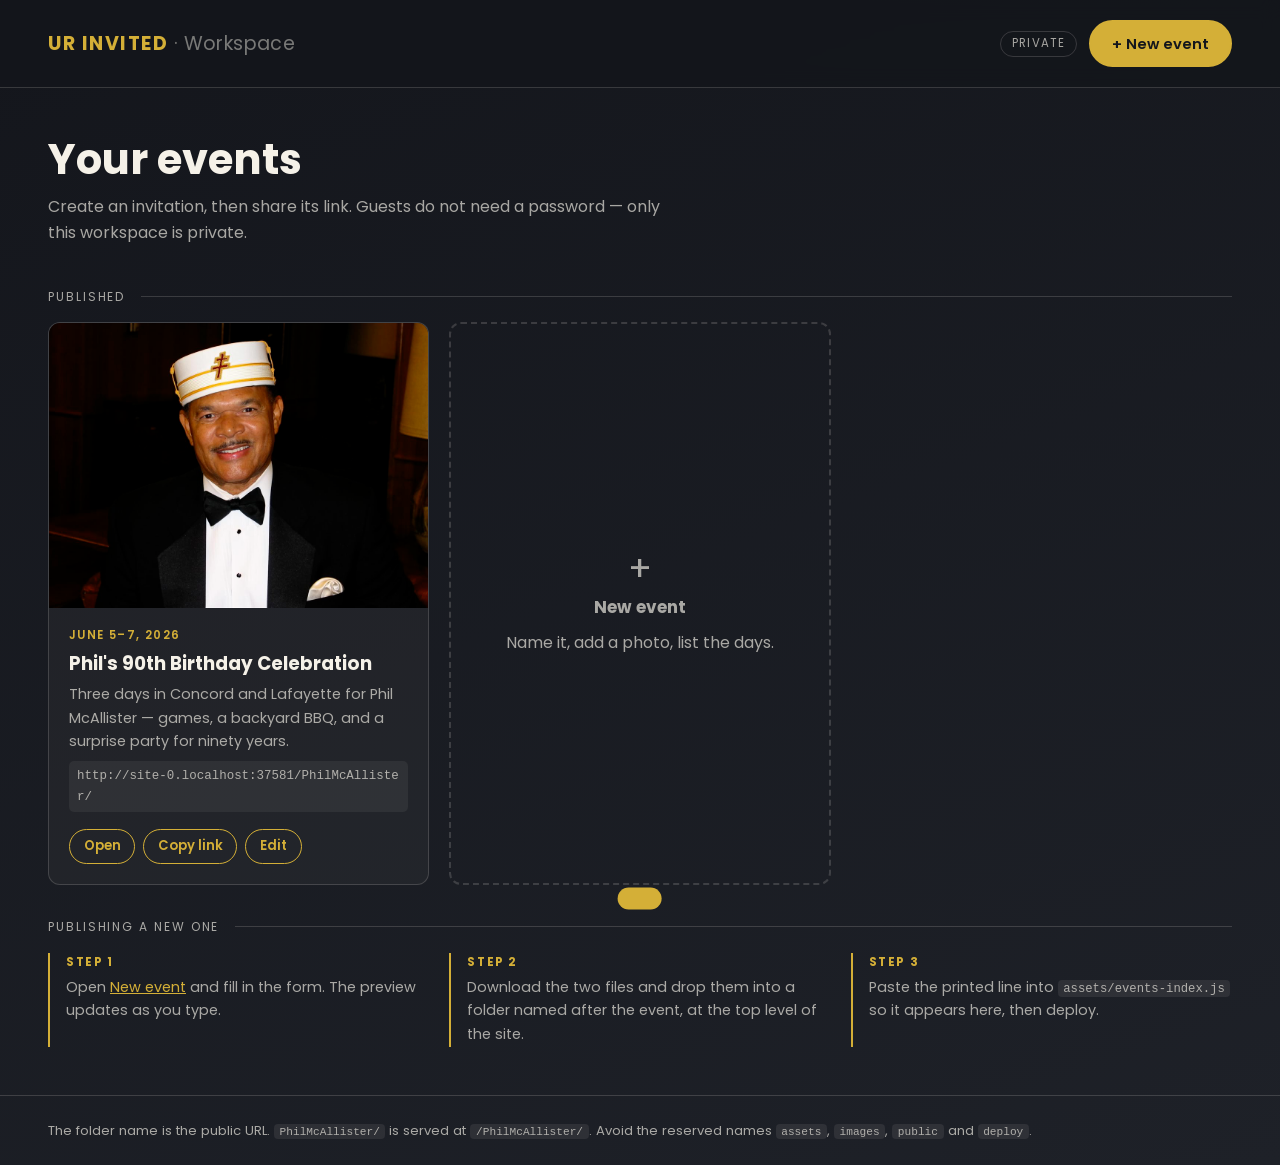
<file: index.html>
<!DOCTYPE html>
<html lang="en">
<head>
<meta charset="UTF-8">
<meta name="viewport" content="width=device-width, initial-scale=1.0">
<title>UR Invited — Workspace</title>
<meta name="robots" content="noindex, nofollow">
<meta name="theme-color" content="#14161c">
<link rel="icon" href="public/favicon.ico" sizes="any">
<link rel="icon" type="image/svg+xml" href="public/favicon.svg">
<link rel="apple-touch-icon" href="public/apple-touch-icon.png">
<link rel="preconnect" href="https://fonts.googleapis.com">
<link rel="preconnect" href="https://fonts.gstatic.com" crossorigin>
<link href="https://fonts.googleapis.com/css2?family=Poppins:wght@400;600;700&display=swap" rel="stylesheet">
<style>
    * { margin: 0; padding: 0; box-sizing: border-box; }

    :root {
        --ink: #14161c;
        --ink-2: #1e2128;
        --panel: rgba(245, 241, 232, 0.04);
        --paper: #F5F1E8;
        --muted: rgba(245, 241, 232, 0.66);
        --line: rgba(245, 241, 232, 0.16);
        --gold: #D4AF37;
        --ok: #7ec98f;
    }

    body {
        font-family: 'Poppins', -apple-system, BlinkMacSystemFont, Arial, sans-serif;
        background: linear-gradient(160deg, var(--ink) 0%, var(--ink-2) 100%);
        color: var(--paper);
        line-height: 1.65;
        min-height: 100vh;
        display: flex;
        flex-direction: column;
    }

    header {
        display: flex;
        align-items: center;
        justify-content: space-between;
        gap: 1rem;
        flex-wrap: wrap;
        padding: 1.25rem clamp(1.25rem, 4vw, 3rem);
        border-bottom: 1px solid var(--line);
        position: sticky;
        top: 0;
        background: rgba(20, 22, 28, 0.92);
        backdrop-filter: blur(10px);
        z-index: 10;
    }

    .brand {
        font-size: 1.2rem;
        font-weight: 700;
        letter-spacing: 0.08em;
        text-transform: uppercase;
        color: var(--gold);
    }

    .brand span {
        color: var(--paper);
        opacity: 0.45;
        font-weight: 400;
        letter-spacing: 0.02em;
        text-transform: none;
    }

    .private {
        font-size: 0.72rem;
        letter-spacing: 0.1em;
        text-transform: uppercase;
        color: var(--muted);
        border: 1px solid var(--line);
        border-radius: 50px;
        padding: 0.15rem 0.7rem;
    }

    .btn {
        display: inline-block;
        padding: 0.6rem 1.3rem;
        border-radius: 50px;
        text-decoration: none;
        font-weight: 600;
        font-size: 0.92rem;
        border: 2px solid var(--gold);
        color: var(--gold);
        background: none;
        cursor: pointer;
        font-family: inherit;
        transition: all 0.2s ease;
        white-space: nowrap;
    }

    .btn:hover { background: var(--gold); color: var(--ink); }
    .btn-solid { background: var(--gold); color: var(--ink); }
    .btn-solid:hover { background: #e6c65a; border-color: #e6c65a; }
    .btn-sm { padding: 0.35rem 0.85rem; font-size: 0.82rem; border-width: 1px; }

    main { flex: 1; padding: clamp(1.5rem, 4vw, 3rem); }

    .intro { margin-bottom: 2.5rem; max-width: 640px; }
    .intro h1 { font-size: clamp(1.8rem, 4.5vw, 2.6rem); line-height: 1.15; margin-bottom: 0.6rem; }
    .intro p { color: var(--muted); }

    .section-label {
        font-size: 0.75rem;
        letter-spacing: 0.16em;
        text-transform: uppercase;
        color: var(--muted);
        margin: 2rem 0 1rem;
        display: flex;
        align-items: center;
        gap: 1rem;
    }

    .section-label::after { content: ''; flex: 1; height: 1px; background: var(--line); }

    .grid { display: grid; grid-template-columns: repeat(auto-fill, minmax(310px, 1fr)); gap: 1.25rem; }

    .card {
        --tint: var(--gold);
        background: var(--panel);
        border: 1px solid var(--line);
        border-radius: 12px;
        overflow: hidden;
        display: flex;
        flex-direction: column;
        transition: border-color 0.2s ease, transform 0.2s ease;
    }

    .card:hover { border-color: var(--tint); transform: translateY(-3px); }
    .card .cover { aspect-ratio: 16/9; background: linear-gradient(135deg, var(--tint) 0%, transparent 120%); }
    .card .cover img { width: 100%; height: 100%; object-fit: cover; display: block; }
    .card .body { padding: 1.1rem 1.25rem 1.25rem; display: flex; flex-direction: column; gap: 0.45rem; flex: 1; }
    .card .dates { font-size: 0.72rem; letter-spacing: 0.12em; text-transform: uppercase; color: var(--tint); font-weight: 600; }
    .card h2 { font-size: 1.15rem; line-height: 1.3; }
    .card p { font-size: 0.9rem; color: var(--muted); flex: 1; }

    .url {
        font-family: ui-monospace, SFMono-Regular, Menlo, Consolas, monospace;
        font-size: 0.78rem;
        color: var(--muted);
        background: rgba(245, 241, 232, 0.06);
        border-radius: 5px;
        padding: 0.3rem 0.5rem;
        word-break: break-all;
    }

    .actions { display: flex; gap: 0.5rem; flex-wrap: wrap; margin-top: 0.6rem; }

    .create {
        display: flex;
        flex-direction: column;
        justify-content: center;
        align-items: center;
        gap: 0.5rem;
        text-align: center;
        min-height: 240px;
        padding: 2rem;
        border: 2px dashed var(--line);
        border-radius: 12px;
        text-decoration: none;
        color: var(--muted);
        transition: all 0.2s ease;
    }

    .create:hover { border-color: var(--gold); color: var(--gold); transform: translateY(-3px); }
    .create .plus { font-size: 2.2rem; line-height: 1; }
    .create strong { font-size: 1.05rem; color: inherit; }

    .steps { display: grid; grid-template-columns: repeat(auto-fit, minmax(230px, 1fr)); gap: 1.25rem; }
    .step { border-left: 2px solid var(--gold); padding-left: 1rem; }
    .step b { display: block; font-size: 0.72rem; letter-spacing: 0.14em; text-transform: uppercase; color: var(--gold); margin-bottom: 0.25rem; }
    .step p { color: var(--muted); font-size: 0.9rem; }

    code {
        font-family: ui-monospace, SFMono-Regular, Menlo, Consolas, monospace;
        background: rgba(245, 241, 232, 0.08);
        padding: 0.1rem 0.35rem;
        border-radius: 4px;
        font-size: 0.85em;
    }

    .toast {
        position: fixed;
        bottom: 1.5rem;
        left: 50%;
        transform: translateX(-50%) translateY(150%);
        background: var(--gold);
        color: var(--ink);
        font-weight: 600;
        padding: 0.7rem 1.4rem;
        border-radius: 50px;
        transition: transform 0.25s ease;
        z-index: 50;
    }

    .toast.show { transform: translateX(-50%) translateY(0); }

    .empty { color: var(--muted); }

    footer {
        border-top: 1px solid var(--line);
        padding: 1.5rem clamp(1.25rem, 4vw, 3rem);
        color: var(--muted);
        font-size: 0.82rem;
    }
</style>
</head>
<body>

<header>
    <div class="brand">UR Invited <span>· Workspace</span></div>
    <div style="display:flex;gap:0.75rem;align-items:center;flex-wrap:wrap">
        <span class="private">Private</span>
        <a class="btn btn-solid" href="builder.html">+ New event</a>
    </div>
</header>

<main>
    <div class="intro">
        <h1>Your events</h1>
        <p>Create an invitation, then share its link. Guests do not need a password — only this workspace is private.</p>
    </div>

    <div class="section-label">Published</div>
    <div class="grid" id="grid"></div>

    <div class="section-label">Publishing a new one</div>
    <div class="steps">
        <div class="step">
            <b>Step 1</b>
            <p>Open <a href="builder.html" style="color:var(--gold)">New event</a> and fill in the form. The preview updates as you type.</p>
        </div>
        <div class="step">
            <b>Step 2</b>
            <p>Download the two files and drop them into a folder named after the event, at the top level of the site.</p>
        </div>
        <div class="step">
            <b>Step 3</b>
            <p>Paste the printed line into <code>assets/events-index.js</code> so it appears here, then deploy.</p>
        </div>
    </div>
</main>

<footer>
    The folder name is the public URL. <code>PhilMcAllister/</code> is served at
    <code>/PhilMcAllister/</code>. Avoid the reserved names
    <code>assets</code>, <code>images</code>, <code>public</code> and <code>deploy</code>.
</footer>

<div class="toast" id="toast"></div>

<script src="assets/events-index.js"></script>
<script>
(function () {
    'use strict';

    var events = window.URINVITED_EVENTS || [];
    var grid = document.getElementById('grid');
    var toast = document.getElementById('toast');
    var toastTimer = null;

    function flash(message) {
        toast.textContent = message;
        toast.classList.add('show');
        clearTimeout(toastTimer);
        toastTimer = setTimeout(function () { toast.classList.remove('show'); }, 2200);
    }

    function publicUrl(slug) {
        return new URL(slug + '/', window.location.href).href;
    }

    function el(tag, className, text) {
        var node = document.createElement(tag);
        if (className) node.className = className;
        if (text !== undefined) node.textContent = text;
        return node;
    }

    events.forEach(function (item) {
        var card = el('div', 'card');
        if (item.color) card.style.setProperty('--tint', item.color);

        if (item.image) {
            var cover = el('div', 'cover');
            var img = new Image();
            img.src = item.image;
            img.alt = item.title || '';
            img.loading = 'lazy';
            cover.appendChild(img);
            card.appendChild(cover);
        }

        var body = el('div', 'body');
        if (item.dates) body.appendChild(el('div', 'dates', item.dates));
        body.appendChild(el('h2', null, item.title || item.slug));
        if (item.blurb) body.appendChild(el('p', null, item.blurb));
        body.appendChild(el('div', 'url', publicUrl(item.slug)));

        var actions = el('div', 'actions');

        var view = el('a', 'btn btn-sm', 'Open');
        view.href = item.slug + '/';
        view.target = '_blank';
        view.rel = 'noopener';
        actions.appendChild(view);

        var copy = el('button', 'btn btn-sm', 'Copy link');
        copy.type = 'button';
        copy.addEventListener('click', function () {
            var url = publicUrl(item.slug);
            if (navigator.clipboard && window.isSecureContext) {
                navigator.clipboard.writeText(url).then(
                    function () { flash('Link copied'); },
                    function () { flash(url); }
                );
            } else {
                // Clipboard API needs a secure context; fall back to a selection.
                var field = document.createElement('textarea');
                field.value = url;
                document.body.appendChild(field);
                field.select();
                try { document.execCommand('copy'); flash('Link copied'); }
                catch (error) { flash(url); }
                document.body.removeChild(field);
            }
        });
        actions.appendChild(copy);

        var edit = el('a', 'btn btn-sm', 'Edit');
        edit.href = 'builder.html?load=' + encodeURIComponent(item.slug);
        actions.appendChild(edit);

        body.appendChild(actions);
        card.appendChild(body);
        grid.appendChild(card);
    });

    if (!events.length) {
        grid.appendChild(el('p', 'empty', 'No events yet — create the first one.'));
    }

    var create = el('a', 'create');
    create.href = 'builder.html';
    create.appendChild(el('span', 'plus', '+'));
    create.appendChild(el('strong', null, 'New event'));
    create.appendChild(el('span', null, 'Name it, add a photo, list the days.'));
    grid.appendChild(create);
})();
</script>
</body>
</html>
</file>
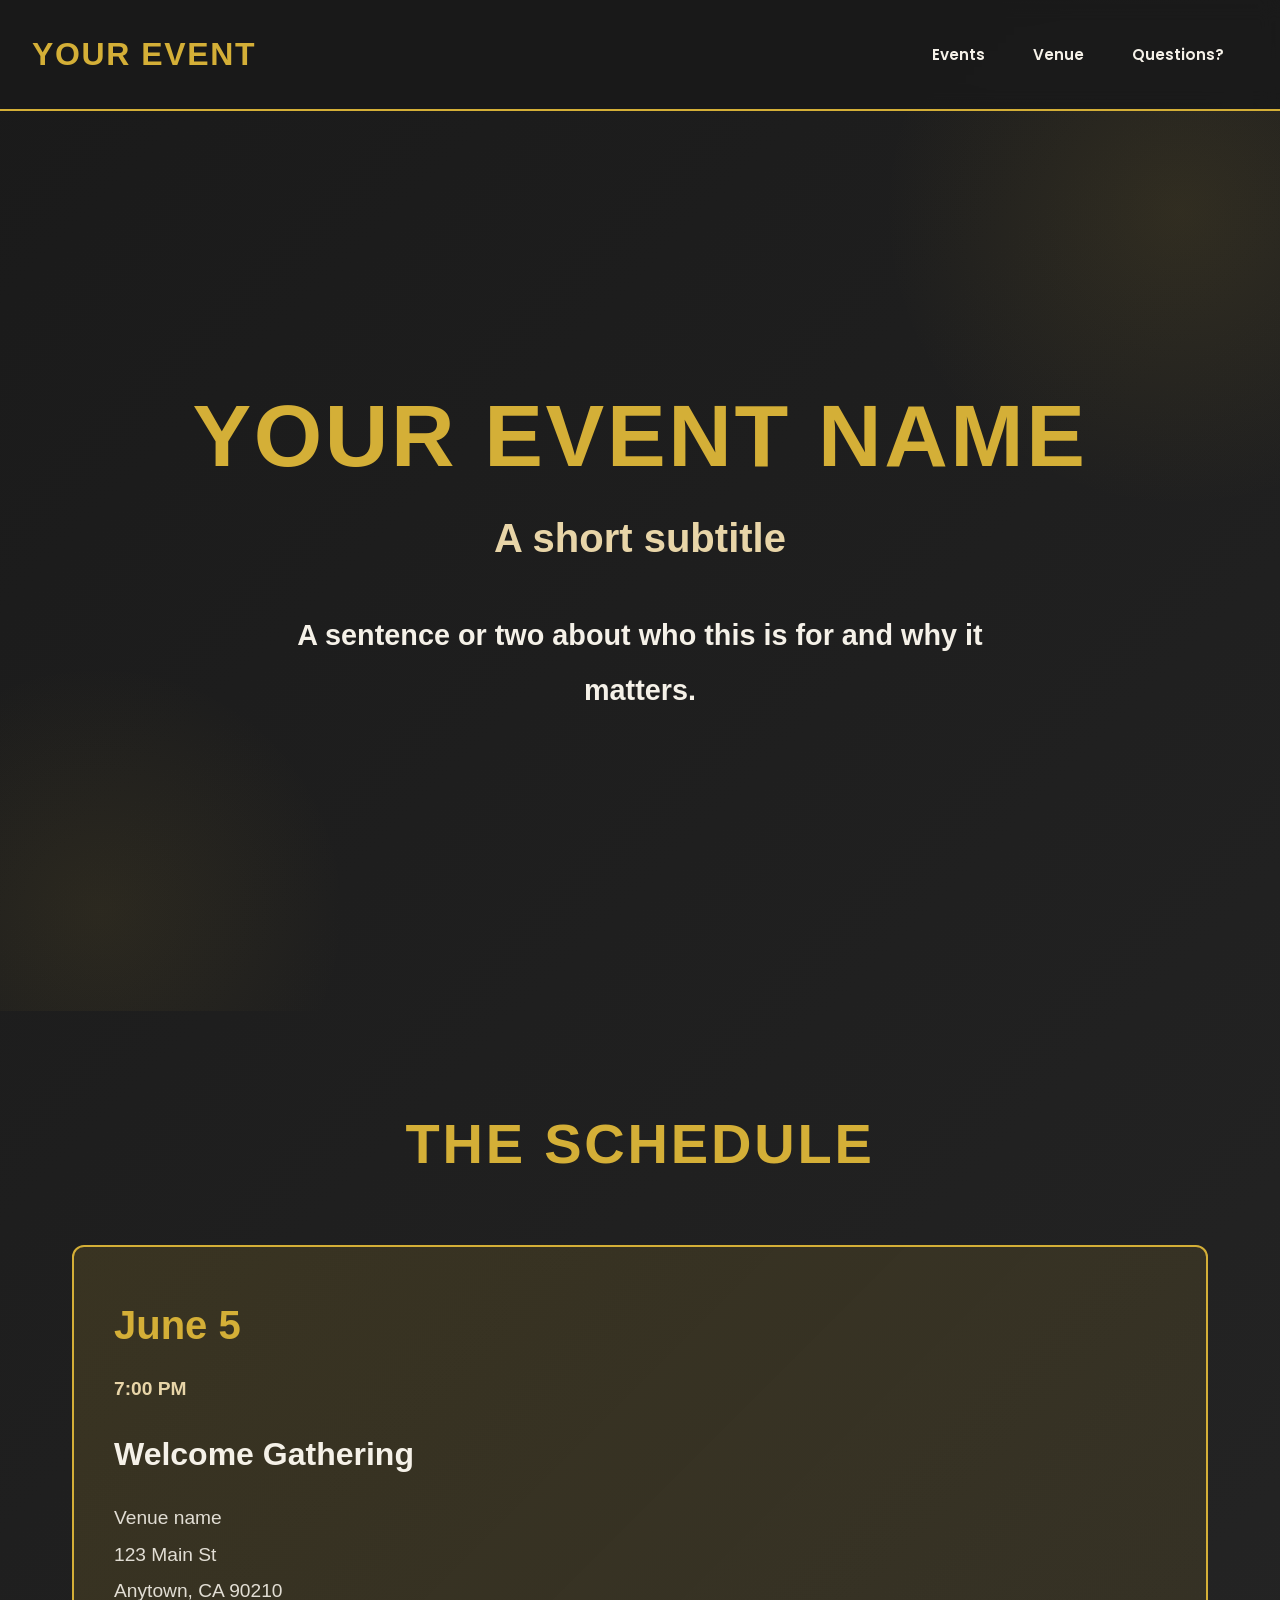
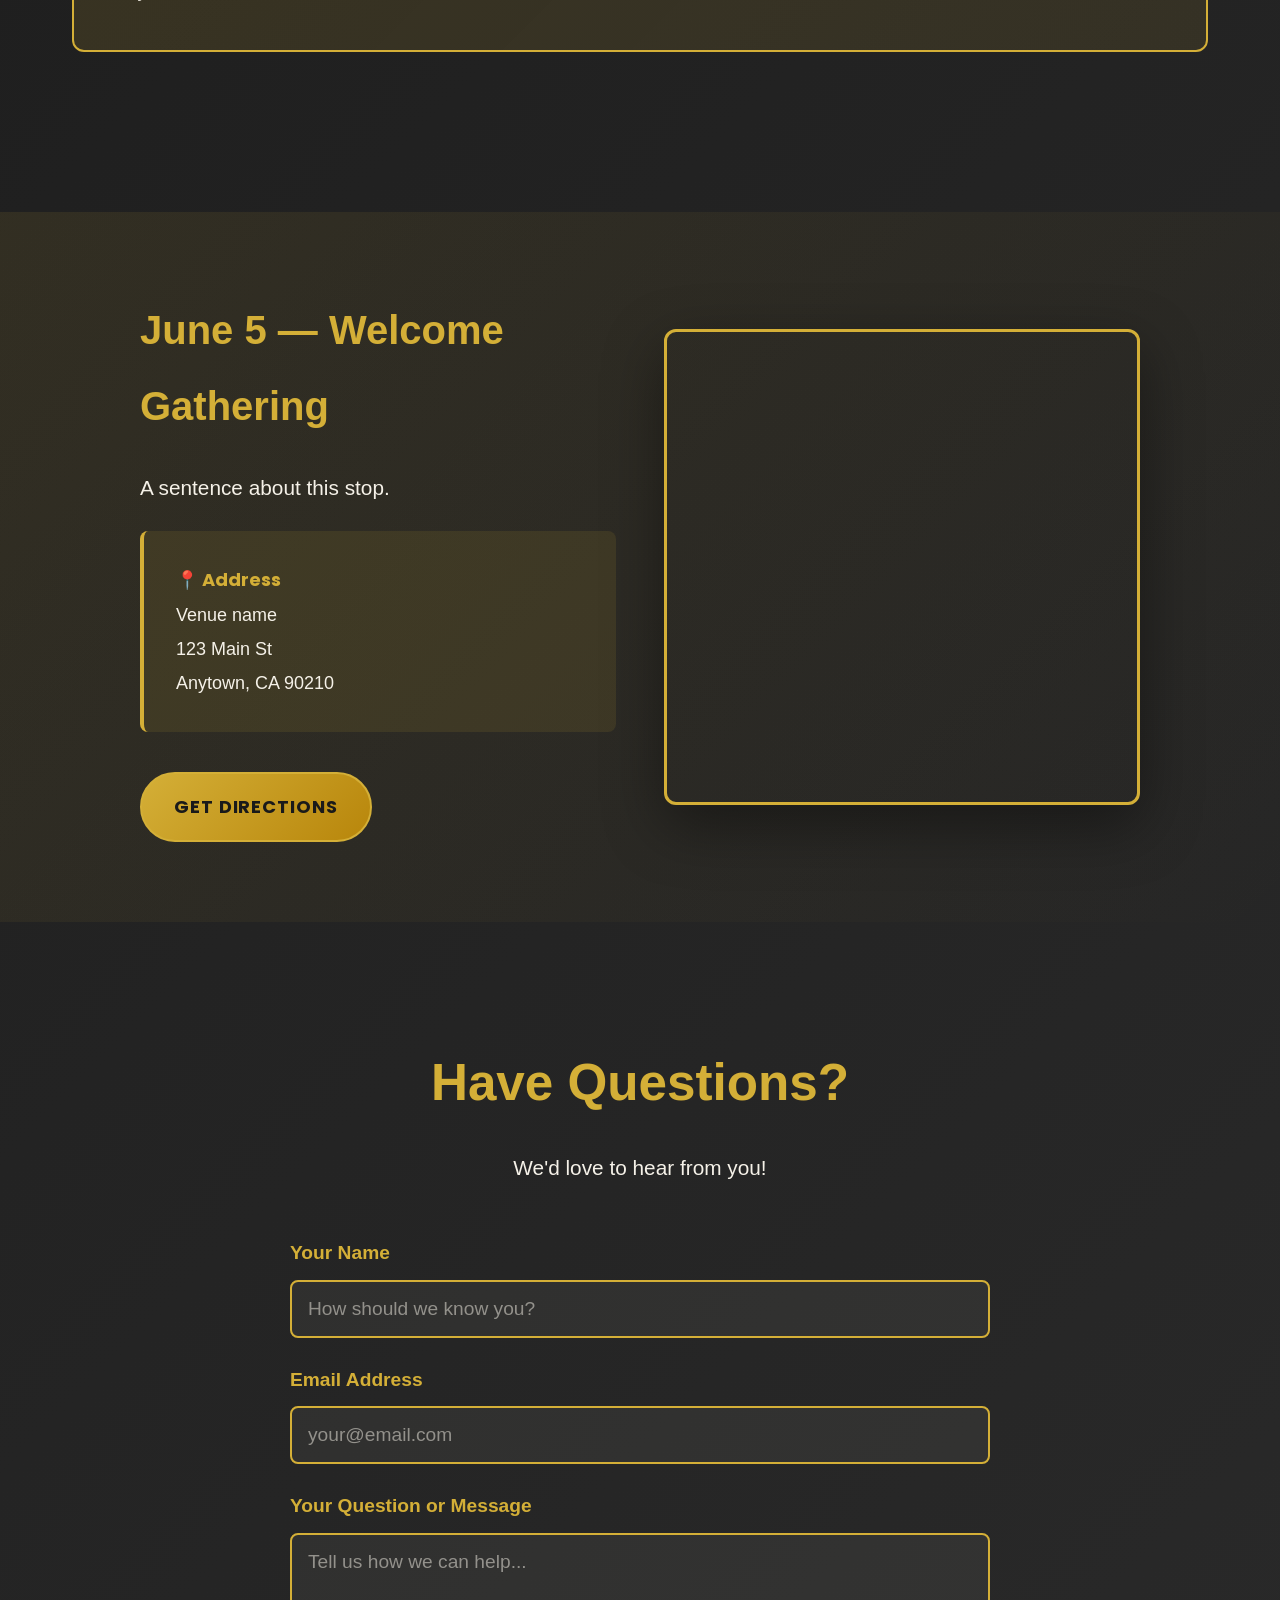
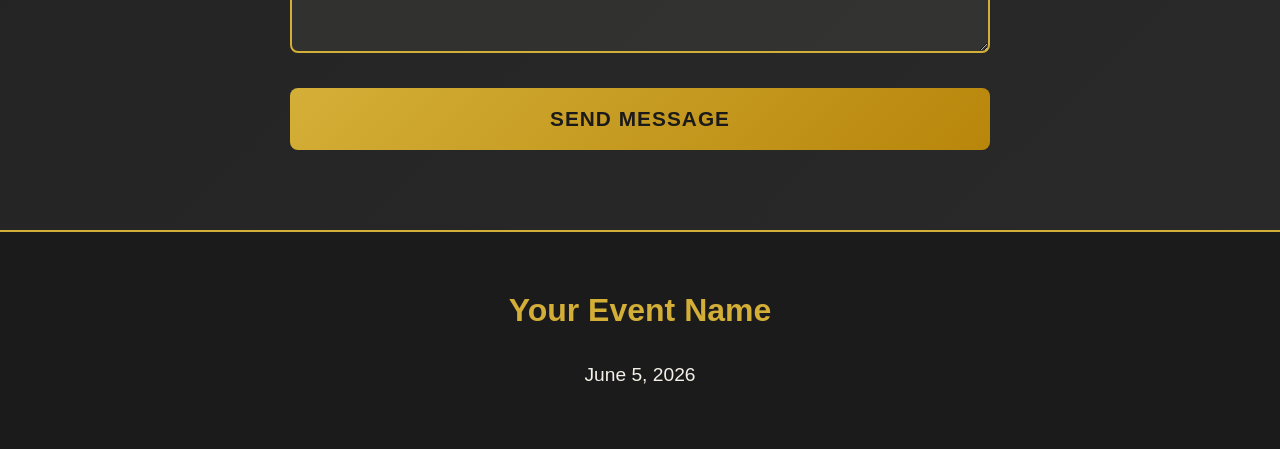
<file: events/_template/index.html>
<!DOCTYPE html>
<html lang="en">
<head>
    <meta charset="UTF-8">
    <meta name="viewport" content="width=device-width, initial-scale=1.0">
    <!-- Copy this folder to events/your-slug/ and edit event.js. Nothing here changes. -->
    <title>UR Invited</title>
    <link rel="preconnect" href="https://fonts.googleapis.com">
    <link rel="preconnect" href="https://fonts.gstatic.com" crossorigin>
    <link href="https://fonts.googleapis.com/css2?family=Poppins:wght@400;600;700&display=swap" rel="stylesheet">
    <link rel="stylesheet" href="../../assets/event.css">
</head>
<body>
    <div id="event-root"></div>

    <noscript>
        <div style="padding:4rem 2rem;text-align:center">
            <h1>This invitation needs JavaScript</h1>
            <p>Please enable JavaScript to see the event details.</p>
        </div>
    </noscript>

    <!-- This shell is identical for every event. Only event.js changes. -->
    <script>window.URINVITED_BASE = '../../';</script>
    <script src="event.js"></script>
    <script src="../../assets/event.js"></script>
</body>
</html>
</file>
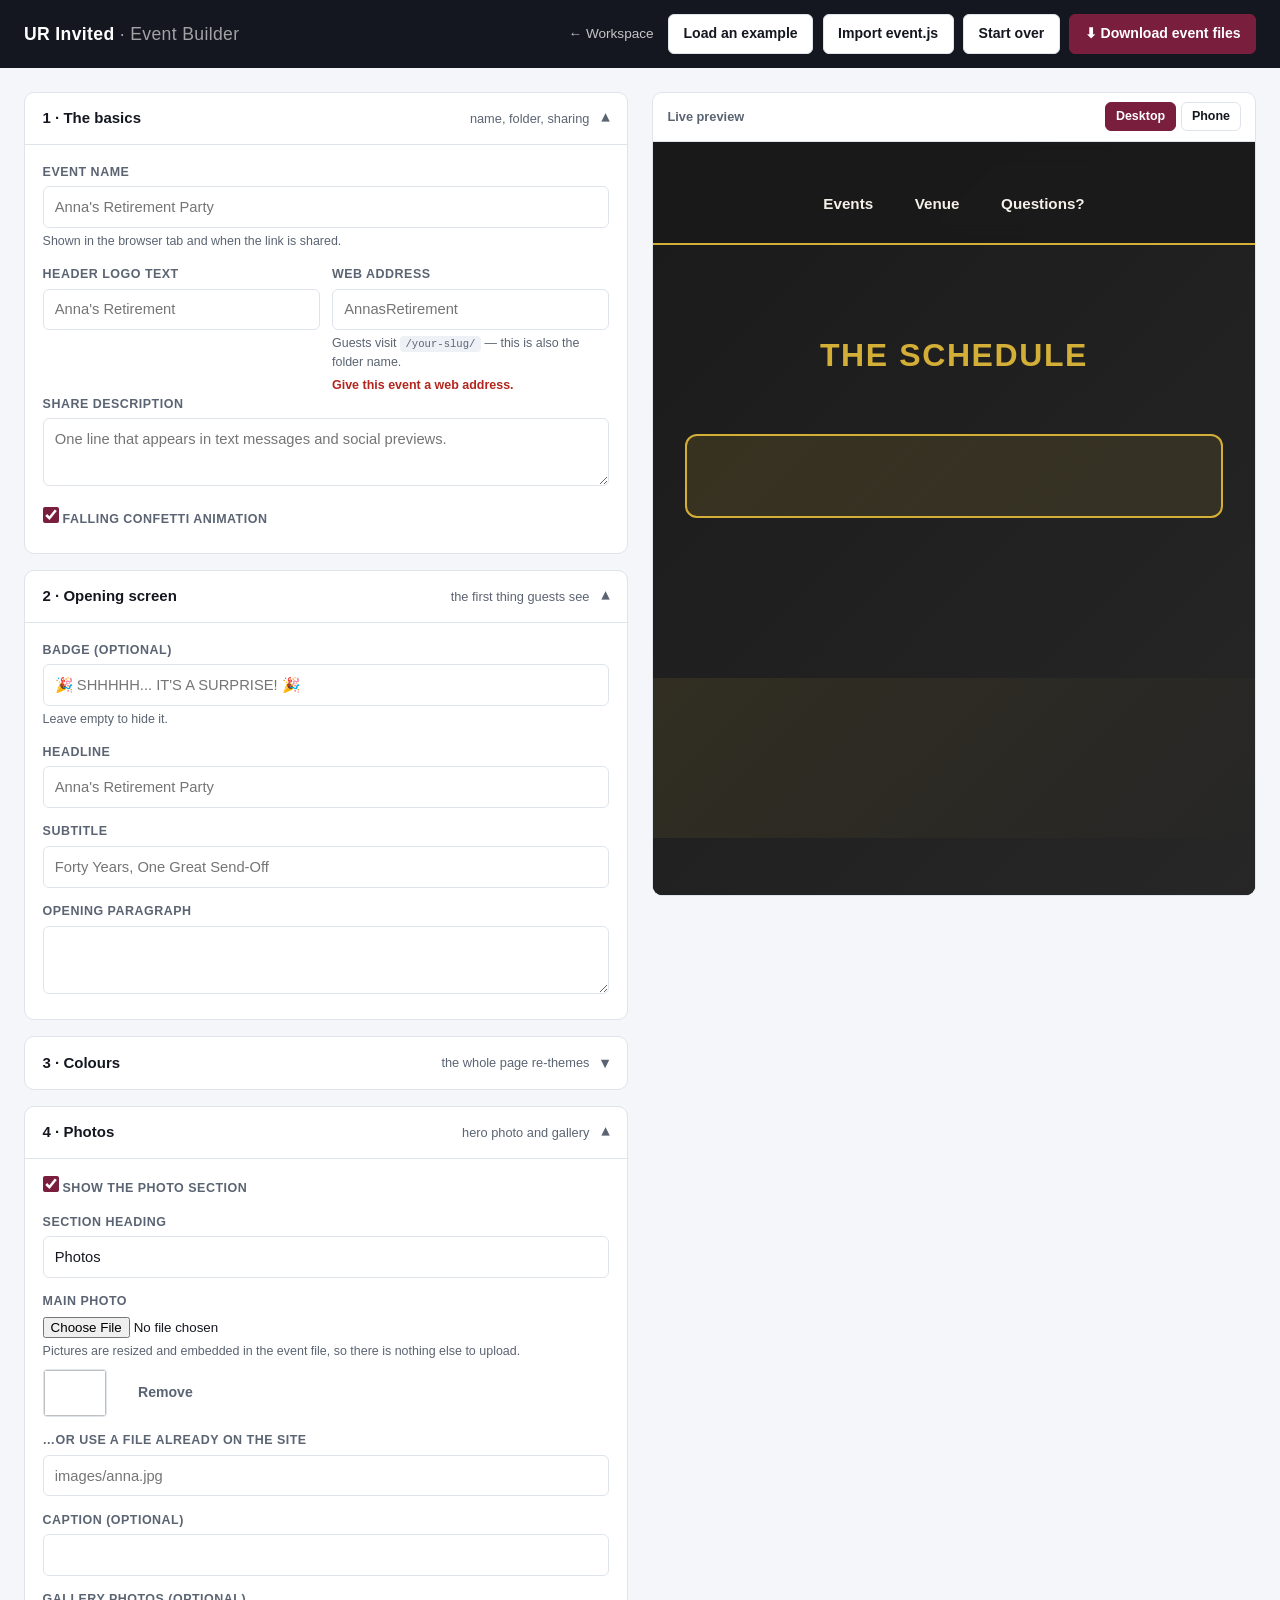
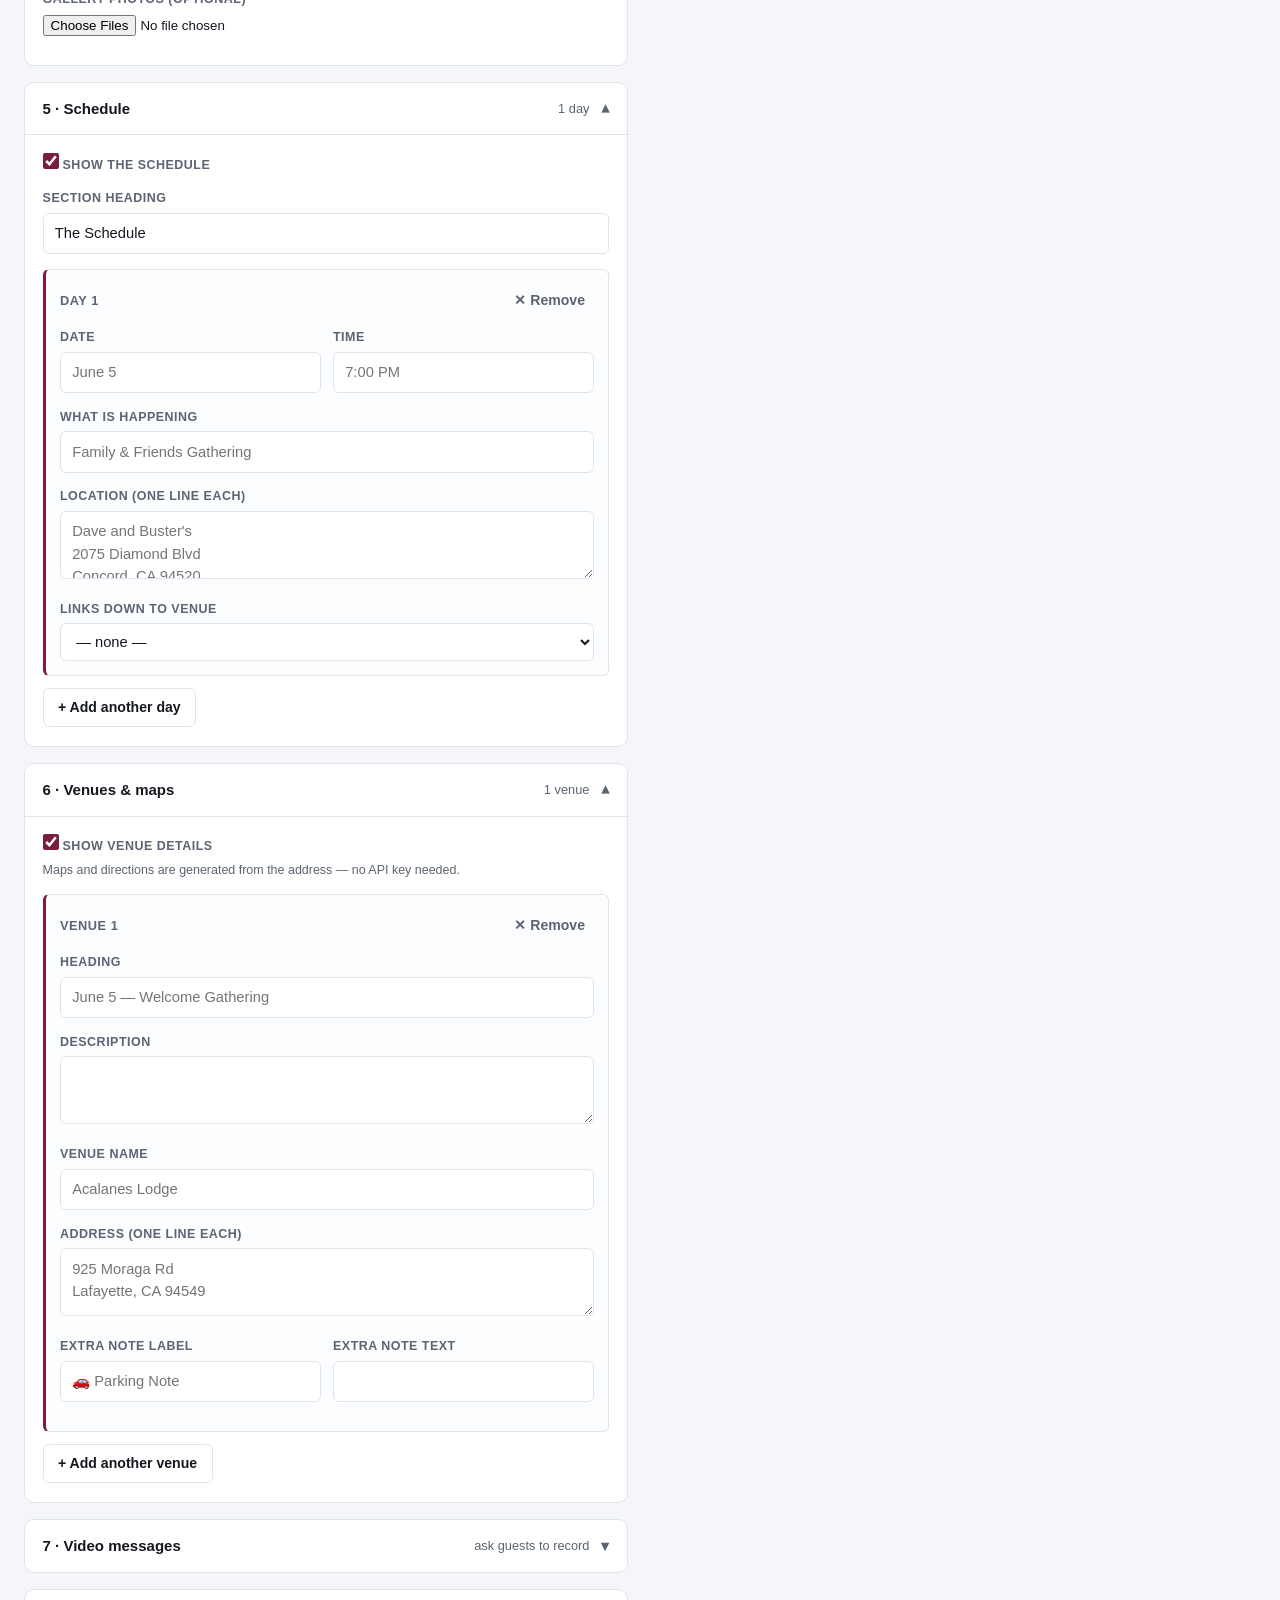
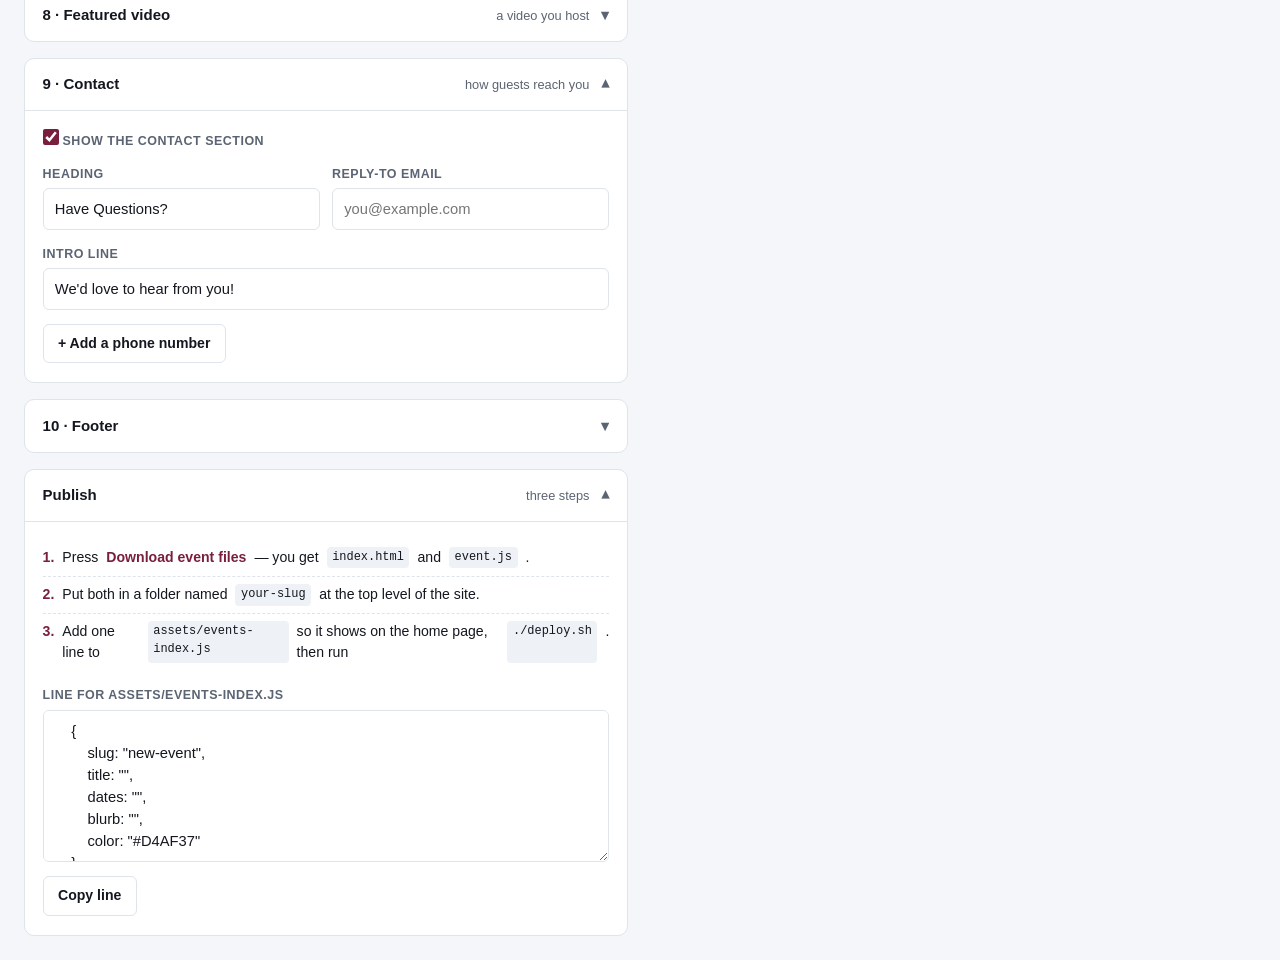
<file: builder.html>
<!DOCTYPE html>
<html lang="en">
<head>
<meta charset="UTF-8">
<meta name="viewport" content="width=device-width, initial-scale=1.0">
<title>UR Invited — Event Builder</title>
<meta name="description" content="Create a new UR Invited event page in a few minutes.">
<link rel="icon" href="public/favicon.ico" sizes="any">
<link rel="icon" type="image/svg+xml" href="public/favicon.svg">
<style>
    * { margin: 0; padding: 0; box-sizing: border-box; }

    :root {
        --ink: #14171f;
        --ink-soft: #5b6472;
        --line: #dfe3ea;
        --panel: #ffffff;
        --page: #f4f6fa;
        --brand: #7A1E3E;
        --brand-soft: #fbeef3;
        --ok: #1f7a4d;
    }

    body {
        font-family: -apple-system, BlinkMacSystemFont, 'Segoe UI', Roboto, Helvetica, Arial, sans-serif;
        background: var(--page);
        color: var(--ink);
        line-height: 1.5;
        font-size: 15px;
    }

    .topbar {
        background: var(--ink);
        color: #fff;
        padding: 0.9rem 1.5rem;
        display: flex;
        align-items: center;
        justify-content: space-between;
        gap: 1rem;
        flex-wrap: wrap;
        position: sticky;
        top: 0;
        z-index: 20;
    }

    .topbar h1 { font-size: 1.1rem; letter-spacing: 0.02em; }
    .topbar h1 span { opacity: 0.6; font-weight: 400; }
    .topbar a { color: #fff; opacity: 0.75; font-size: 0.85rem; }
    .topbar-actions { display: flex; gap: 0.6rem; flex-wrap: wrap; align-items: center; }

    .layout {
        display: grid;
        grid-template-columns: minmax(0, 1fr) minmax(0, 1fr);
        gap: 1.5rem;
        padding: 1.5rem;
        max-width: 1700px;
        margin: 0 auto;
        align-items: start;
    }

    .form-column { display: flex; flex-direction: column; gap: 1rem; min-width: 0; }

    details.card {
        background: var(--panel);
        border: 1px solid var(--line);
        border-radius: 10px;
        overflow: hidden;
    }

    details.card > summary {
        cursor: pointer;
        padding: 0.9rem 1.1rem;
        font-weight: 600;
        list-style: none;
        display: flex;
        align-items: center;
        justify-content: space-between;
        gap: 0.75rem;
    }

    details.card > summary::-webkit-details-marker { display: none; }
    details.card > summary::after { content: '▾'; color: var(--ink-soft); transition: transform 0.2s; }
    details.card[open] > summary::after { transform: rotate(180deg); }
    details.card > summary:hover { background: var(--brand-soft); }
    .summary-hint { font-weight: 400; font-size: 0.8rem; color: var(--ink-soft); margin-left: auto; }

    .card-body { padding: 0 1.1rem 1.2rem; border-top: 1px solid var(--line); padding-top: 1.1rem; }

    .field { margin-bottom: 0.9rem; }
    .field:last-child { margin-bottom: 0; }

    .field label {
        display: block;
        font-size: 0.78rem;
        font-weight: 600;
        text-transform: uppercase;
        letter-spacing: 0.04em;
        color: var(--ink-soft);
        margin-bottom: 0.3rem;
    }

    .field .hint { font-size: 0.78rem; color: var(--ink-soft); margin-top: 0.25rem; font-weight: 400; text-transform: none; letter-spacing: 0; }

    input[type="text"], input[type="email"], input[type="url"], textarea, select {
        width: 100%;
        padding: 0.55rem 0.7rem;
        border: 1px solid var(--line);
        border-radius: 6px;
        font: inherit;
        font-size: 0.92rem;
        background: #fff;
        color: var(--ink);
    }

    input:focus, textarea:focus, select:focus {
        outline: none;
        border-color: var(--brand);
        box-shadow: 0 0 0 3px rgba(122, 30, 62, 0.12);
    }

    textarea { resize: vertical; min-height: 68px; }

    .row { display: grid; grid-template-columns: 1fr 1fr; gap: 0.75rem; }
    .row-3 { display: grid; grid-template-columns: 1fr 1fr 1fr; gap: 0.75rem; }

    .toggle { display: flex; align-items: center; gap: 0.5rem; font-size: 0.9rem; font-weight: 500; }
    .toggle input { width: 16px; height: 16px; accent-color: var(--brand); }

    button {
        font: inherit;
        font-size: 0.88rem;
        font-weight: 600;
        border: 1px solid var(--line);
        background: #fff;
        color: var(--ink);
        border-radius: 6px;
        padding: 0.5rem 0.9rem;
        cursor: pointer;
        transition: all 0.15s;
    }

    button:hover { border-color: var(--brand); color: var(--brand); }
    button.primary { background: var(--brand); border-color: var(--brand); color: #fff; }
    button.primary:hover { background: #5f1730; color: #fff; }
    button.ghost { background: transparent; border-color: transparent; color: var(--ink-soft); padding: 0.3rem 0.5rem; }
    button.ghost:hover { color: #b3261e; border-color: transparent; }

    .repeat-item {
        border: 1px solid var(--line);
        border-left: 3px solid var(--brand);
        border-radius: 6px;
        padding: 0.9rem;
        margin-bottom: 0.75rem;
        background: #fcfdff;
    }

    .repeat-head {
        display: flex;
        justify-content: space-between;
        align-items: center;
        margin-bottom: 0.7rem;
        font-size: 0.8rem;
        font-weight: 700;
        text-transform: uppercase;
        letter-spacing: 0.04em;
        color: var(--ink-soft);
    }

    .swatches { display: grid; grid-template-columns: repeat(3, 1fr); gap: 0.75rem; }
    .swatch label { font-size: 0.72rem; }
    .swatch input[type="color"] {
        width: 100%;
        height: 38px;
        border: 1px solid var(--line);
        border-radius: 6px;
        padding: 2px;
        background: #fff;
        cursor: pointer;
    }

    .presets { display: flex; gap: 0.5rem; flex-wrap: wrap; margin-bottom: 0.9rem; }
    .preset {
        display: flex;
        align-items: center;
        gap: 0.4rem;
        padding: 0.35rem 0.7rem;
        font-size: 0.82rem;
    }
    .preset i { width: 14px; height: 14px; border-radius: 50%; display: inline-block; }

    .preview-column { position: sticky; top: 4.2rem; min-width: 0; }

    .preview-frame {
        background: var(--panel);
        border: 1px solid var(--line);
        border-radius: 10px;
        overflow: hidden;
        display: flex;
        flex-direction: column;
        height: calc(100vh - 6rem);
    }

    .preview-bar {
        display: flex;
        align-items: center;
        justify-content: space-between;
        gap: 0.75rem;
        padding: 0.6rem 0.9rem;
        border-bottom: 1px solid var(--line);
        font-size: 0.8rem;
        color: var(--ink-soft);
        font-weight: 600;
    }

    .preview-bar .widths { display: flex; gap: 0.35rem; }
    .preview-bar button { padding: 0.25rem 0.6rem; font-size: 0.78rem; }
    .preview-bar button[aria-pressed="true"] { background: var(--brand); color: #fff; border-color: var(--brand); }

    .preview-stage { flex: 1; overflow: auto; background: #22252c; display: flex; justify-content: center; }
    #preview { border: 0; background: #1a1a1a; width: 100%; height: 100%; transition: width 0.2s; }

    .export-list { list-style: none; font-size: 0.88rem; }
    .export-list li { padding: 0.45rem 0; border-bottom: 1px dashed var(--line); display: flex; gap: 0.5rem; }
    .export-list li:last-child { border-bottom: 0; }
    .export-list b { color: var(--brand); }

    code {
        background: #eef1f6;
        padding: 0.12rem 0.35rem;
        border-radius: 4px;
        font-family: ui-monospace, SFMono-Regular, Menlo, Consolas, monospace;
        font-size: 0.85em;
    }

    .status {
        font-size: 0.82rem;
        color: var(--ok);
        font-weight: 600;
        min-height: 1.2em;
    }

    .thumb {
        display: flex;
        align-items: center;
        gap: 0.7rem;
        margin-top: 0.5rem;
        font-size: 0.8rem;
        color: var(--ink-soft);
    }
    .thumb img { width: 64px; height: 48px; object-fit: cover; border-radius: 4px; border: 1px solid var(--line); }

    .gallery-thumbs { display: flex; flex-wrap: wrap; gap: 0.5rem; margin-top: 0.6rem; }
    .gallery-thumbs figure { position: relative; }
    .gallery-thumbs img { width: 70px; height: 52px; object-fit: cover; border-radius: 4px; border: 1px solid var(--line); display: block; }
    .gallery-thumbs button {
        position: absolute; top: -6px; right: -6px;
        width: 20px; height: 20px; padding: 0; line-height: 1;
        border-radius: 50%; background: #fff; font-size: 0.7rem;
    }

    @media (max-width: 1100px) {
        .layout { grid-template-columns: 1fr; }
        .preview-column { position: static; }
        .preview-frame { height: 70vh; }
    }
</style>
</head>
<body>

<div class="topbar">
    <h1>UR Invited <span>· Event Builder</span></h1>
    <div class="topbar-actions">
        <span class="status" id="status"></span>
        <a class="btn-back" href="index.html" style="color:#fff;opacity:0.75;font-size:0.85rem;text-decoration:none;margin-right:0.3rem">← Workspace</a>
        <button type="button" id="load-phil">Load an example</button>
        <button type="button" id="import">Import event.js</button>
        <button type="button" id="reset">Start over</button>
        <button type="button" class="primary" id="download-all">⬇ Download event files</button>
    </div>
</div>

<div class="layout">
    <div class="form-column">

        <details class="card" open>
            <summary>1 · The basics <span class="summary-hint">name, folder, sharing</span></summary>
            <div class="card-body">
                <div class="field">
                    <label for="f-title">Event name</label>
                    <input type="text" id="f-title" data-path="title" placeholder="Anna's Retirement Party">
                    <p class="hint">Shown in the browser tab and when the link is shared.</p>
                </div>
                <div class="row">
                    <div class="field">
                        <label for="f-logo">Header logo text</label>
                        <input type="text" id="f-logo" data-path="logo" placeholder="Anna's Retirement">
                    </div>
                    <div class="field">
                        <label for="f-slug">Web address</label>
                        <input type="text" id="f-slug" data-path="slug" placeholder="AnnasRetirement">
                        <p class="hint">Guests visit <code>/<span id="slug-echo">your-slug</span>/</code> — this is also the folder name.</p>
                        <p class="hint" id="slug-warning" style="color:#b3261e;font-weight:600" hidden></p>
                    </div>
                </div>
                <div class="field">
                    <label for="f-desc">Share description</label>
                    <textarea id="f-desc" data-path="meta.description" placeholder="One line that appears in text messages and social previews."></textarea>
                </div>
                <div class="field">
                    <label class="toggle"><input type="checkbox" data-path="confetti" data-type="bool"> Falling confetti animation</label>
                </div>
            </div>
        </details>

        <details class="card" open>
            <summary>2 · Opening screen <span class="summary-hint">the first thing guests see</span></summary>
            <div class="card-body">
                <div class="field">
                    <label for="f-badge">Badge (optional)</label>
                    <input type="text" id="f-badge" data-path="hero.badge" placeholder="🎉 SHHHHH... IT'S A SURPRISE! 🎉">
                    <p class="hint">Leave empty to hide it.</p>
                </div>
                <div class="field">
                    <label for="f-hero-title">Headline</label>
                    <input type="text" id="f-hero-title" data-path="hero.title" placeholder="Anna's Retirement Party">
                </div>
                <div class="field">
                    <label for="f-hero-sub">Subtitle</label>
                    <input type="text" id="f-hero-sub" data-path="hero.subtitle" placeholder="Forty Years, One Great Send-Off">
                </div>
                <div class="field">
                    <label for="f-hero-tag">Opening paragraph</label>
                    <textarea id="f-hero-tag" data-path="hero.tagline"></textarea>
                </div>
            </div>
        </details>

        <details class="card">
            <summary>3 · Colours <span class="summary-hint">the whole page re-themes</span></summary>
            <div class="card-body">
                <div class="presets" id="presets"></div>
                <div class="swatches">
                    <div class="swatch field"><label for="c-primary">Primary</label><input type="color" id="c-primary" data-path="theme.primary"></div>
                    <div class="swatch field"><label for="c-light">Primary light</label><input type="color" id="c-light" data-path="theme.primaryLight"></div>
                    <div class="swatch field"><label for="c-accent">Accent</label><input type="color" id="c-accent" data-path="theme.accent"></div>
                    <div class="swatch field"><label for="c-dark">Background</label><input type="color" id="c-dark" data-path="theme.dark"></div>
                    <div class="swatch field"><label for="c-dark2">Background 2</label><input type="color" id="c-dark2" data-path="theme.dark2"></div>
                    <div class="swatch field"><label for="c-cream">Text</label><input type="color" id="c-cream" data-path="theme.cream"></div>
                </div>
            </div>
        </details>

        <details class="card" open>
            <summary>4 · Photos <span class="summary-hint">hero photo and gallery</span></summary>
            <div class="card-body">
                <div class="field">
                    <label class="toggle"><input type="checkbox" data-path="photo.enabled" data-type="bool"> Show the photo section</label>
                </div>
                <div class="field">
                    <label for="f-photo-title">Section heading</label>
                    <input type="text" id="f-photo-title" data-path="photo.title" placeholder="Photos">
                </div>
                <div class="field">
                    <label for="f-photo-file">Main photo</label>
                    <input type="file" id="f-photo-file" accept="image/*">
                    <p class="hint">Pictures are resized and embedded in the event file, so there is nothing else to upload.</p>
                    <div class="thumb" id="photo-thumb" hidden><img alt="" id="photo-thumb-img"><span id="photo-thumb-meta"></span><button type="button" class="ghost" id="photo-clear">Remove</button></div>
                </div>
                <div class="field">
                    <label for="f-photo-path">…or use a file already on the site</label>
                    <input type="text" id="f-photo-path" placeholder="images/anna.jpg">
                </div>
                <div class="field">
                    <label for="f-photo-caption">Caption (optional)</label>
                    <input type="text" id="f-photo-caption" data-path="photo.caption">
                </div>
                <div class="field">
                    <label for="f-gallery-files">Gallery photos (optional)</label>
                    <input type="file" id="f-gallery-files" accept="image/*" multiple>
                    <div class="gallery-thumbs" id="gallery-thumbs"></div>
                </div>
            </div>
        </details>

        <details class="card" open>
            <summary>5 · Schedule <span class="summary-hint" id="hint-schedule"></span></summary>
            <div class="card-body">
                <div class="field">
                    <label class="toggle"><input type="checkbox" data-path="schedule.enabled" data-type="bool"> Show the schedule</label>
                </div>
                <div class="field">
                    <label for="f-sched-title">Section heading</label>
                    <input type="text" id="f-sched-title" data-path="schedule.title" placeholder="Celebration Weekend">
                </div>
                <div id="schedule-list"></div>
                <button type="button" id="add-schedule">+ Add another day</button>
            </div>
        </details>

        <details class="card" open>
            <summary>6 · Venues &amp; maps <span class="summary-hint" id="hint-venues"></span></summary>
            <div class="card-body">
                <div class="field">
                    <label class="toggle"><input type="checkbox" data-path="venues.enabled" data-type="bool"> Show venue details</label>
                    <p class="hint">Maps and directions are generated from the address — no API key needed.</p>
                </div>
                <div id="venue-list"></div>
                <button type="button" id="add-venue">+ Add another venue</button>
            </div>
        </details>

        <details class="card">
            <summary>7 · Video messages <span class="summary-hint">ask guests to record</span></summary>
            <div class="card-body">
                <div class="field">
                    <label class="toggle"><input type="checkbox" data-path="videoTribute.enabled" data-type="bool"> Invite guests to record a video</label>
                </div>
                <div class="field">
                    <label for="f-vt-badge">Deadline badge</label>
                    <input type="text" id="f-vt-badge" data-path="videoTribute.badge" placeholder="🙏 PLEASE SUBMIT BY FRI, MAY 1">
                </div>
                <div class="row">
                    <div class="field">
                        <label for="f-vt-heading">Heading</label>
                        <input type="text" id="f-vt-heading" data-path="videoTribute.heading">
                    </div>
                    <div class="field">
                        <label for="f-vt-sub">Subheading</label>
                        <input type="text" id="f-vt-sub" data-path="videoTribute.subheading">
                    </div>
                </div>
                <div class="field">
                    <label for="f-vt-intro">Intro paragraph</label>
                    <textarea id="f-vt-intro" data-path="videoTribute.intro"></textarea>
                </div>
                <div class="field">
                    <label for="f-vt-url">Recorder link</label>
                    <input type="url" id="f-vt-url" data-path="videoTribute.embedUrl" placeholder="https://app.memento.com/.../record">
                    <p class="hint">Opens in a pop-up on the page. Leave empty to hide the button.</p>
                </div>
                <div class="row">
                    <div class="field">
                        <label for="f-vt-button">Button label</label>
                        <input type="text" id="f-vt-button" data-path="videoTribute.buttonLabel">
                    </div>
                    <div class="field">
                        <label for="f-vt-note">Button note</label>
                        <input type="text" id="f-vt-note" data-path="videoTribute.buttonNote">
                    </div>
                </div>
                <div class="field">
                    <label for="f-vt-tips">Tips (one per line)</label>
                    <textarea id="f-vt-tips" data-path="videoTribute.tips" data-type="lines"></textarea>
                </div>
            </div>
        </details>

        <details class="card">
            <summary>8 · Featured video <span class="summary-hint">a video you host</span></summary>
            <div class="card-body">
                <div class="field">
                    <label class="toggle"><input type="checkbox" data-path="featuredVideo.enabled" data-type="bool"> Show a video near the top</label>
                </div>
                <div class="field">
                    <label for="f-fv-src">Video file path</label>
                    <input type="text" id="f-fv-src" data-path="featuredVideo.src" placeholder="chip-video.mp4">
                    <p class="hint">Put the file in the site root and name it here.</p>
                </div>
                <div class="field">
                    <label for="f-fv-notice">Banner under the video</label>
                    <input type="text" id="f-fv-notice" data-path="featuredVideo.notice">
                </div>
            </div>
        </details>

        <details class="card" open>
            <summary>9 · Contact <span class="summary-hint">how guests reach you</span></summary>
            <div class="card-body">
                <div class="field">
                    <label class="toggle"><input type="checkbox" data-path="contact.enabled" data-type="bool"> Show the contact section</label>
                </div>
                <div class="row">
                    <div class="field">
                        <label for="f-contact-heading">Heading</label>
                        <input type="text" id="f-contact-heading" data-path="contact.heading">
                    </div>
                    <div class="field">
                        <label for="f-contact-email">Reply-to email</label>
                        <input type="email" id="f-contact-email" data-path="contact.form.email" placeholder="you@example.com">
                    </div>
                </div>
                <div class="field">
                    <label for="f-contact-intro">Intro line</label>
                    <input type="text" id="f-contact-intro" data-path="contact.intro">
                </div>
                <div id="phone-list"></div>
                <button type="button" id="add-phone">+ Add a phone number</button>
            </div>
        </details>

        <details class="card">
            <summary>10 · Footer</summary>
            <div class="card-body">
                <div class="row-3">
                    <div class="field">
                        <label for="f-foot-title">Title</label>
                        <input type="text" id="f-foot-title" data-path="footer.title">
                    </div>
                    <div class="field">
                        <label for="f-foot-sub">Date line</label>
                        <input type="text" id="f-foot-sub" data-path="footer.subtitle">
                    </div>
                    <div class="field">
                        <label for="f-foot-tag">Closing line</label>
                        <input type="text" id="f-foot-tag" data-path="footer.tagline">
                    </div>
                </div>
            </div>
        </details>

        <details class="card" open>
            <summary>Publish <span class="summary-hint">three steps</span></summary>
            <div class="card-body">
                <ul class="export-list">
                    <li><b>1.</b> Press <b>Download event files</b> — you get <code>index.html</code> and <code>event.js</code>.</li>
                    <li><b>2.</b> Put both in a folder named <code><span class="slug-echo">your-slug</span></code> at the top level of the site.</li>
                    <li><b>3.</b> Add one line to <code>assets/events-index.js</code> so it shows on the home page, then run <code>./deploy.sh</code>.</li>
                </ul>
                <div class="field" style="margin-top:1rem">
                    <label for="f-index-snippet">Line for assets/events-index.js</label>
                    <textarea id="f-index-snippet" readonly rows="6"></textarea>
                    <button type="button" id="copy-snippet" style="margin-top:0.5rem">Copy line</button>
                </div>
            </div>
        </details>
    </div>

    <div class="preview-column">
        <div class="preview-frame">
            <div class="preview-bar">
                <span>Live preview</span>
                <div class="widths">
                    <button type="button" data-width="100%" aria-pressed="true">Desktop</button>
                    <button type="button" data-width="420px" aria-pressed="false">Phone</button>
                </div>
            </div>
            <div class="preview-stage"><iframe id="preview" title="Live preview of the event page"></iframe></div>
        </div>
    </div>
</div>

<script>
(function () {
    'use strict';

    var DRAFT_KEY = 'urinvited.builder.draft.v1';
    var MAX_IMAGE_EDGE = 1600;

    var PRESETS = [
        { name: 'Classic gold', theme: { primary: '#D4AF37', primaryLight: '#E8D5A8', accent: '#B8860B', dark: '#1a1a1a', dark2: '#2a2a2a', cream: '#F5F1E8' } },
        { name: 'Garden',       theme: { primary: '#8FBF7F', primaryLight: '#D6E8CE', accent: '#4F7A43', dark: '#16211a', dark2: '#22302a', cream: '#F2F6EF' } },
        { name: 'Rose',         theme: { primary: '#E8879C', primaryLight: '#F7CFD8', accent: '#B04A63', dark: '#221419', dark2: '#31202a', cream: '#FBF2F4' } },
        { name: 'Midnight',     theme: { primary: '#7FB3FF', primaryLight: '#CFE1FF', accent: '#3C6FC4', dark: '#101625', dark2: '#1b2437', cream: '#EEF3FB' } },
        { name: 'Sunset',       theme: { primary: '#F2994A', primaryLight: '#FAD9B6', accent: '#C4611F', dark: '#1e1610', dark2: '#2d2118', cream: '#FBF4EC' } }
    ];

    function blank() {
        return {
            slug: '',
            title: '',
            logo: '',
            theme: Object.assign({}, PRESETS[0].theme),
            confetti: true,
            meta: { description: '', ogImage: 'public/og-image.png', themeColor: '#1a1a1a' },
            hero: { badge: '', title: '', subtitle: '', tagline: '' },
            featuredVideo: { enabled: false, src: '', notice: '' },
            photo: { enabled: true, navLabel: 'Photos', title: 'Photos', image: '', alt: '', caption: '', gallery: [] },
            schedule: { enabled: true, navLabel: 'Events', title: 'The Schedule', items: [newScheduleItem()] },
            videoTribute: {
                enabled: false, navLabel: '📹 Videos', badge: '', heading: '🎥 Share Your Video Message!',
                subheading: '', intro: '', buttonLabel: '▶️ CREATE YOUR VIDEO NOW', buttonNote: '',
                embedUrl: '', tipsTitle: 'Quick Tips:', tips: []
            },
            venues: { enabled: true, navLabel: 'Venue', items: [newVenue(1)] },
            contact: {
                enabled: true, navLabel: 'Questions?', heading: 'Have Questions?',
                intro: "We'd love to hear from you!", phones: [],
                form: { enabled: true, email: '', subject: '', greeting: 'Hello,' }
            },
            footer: { title: '', subtitle: '', tagline: '' }
        };
    }

    function newScheduleItem() {
        return { date: '', time: '', title: '', locationLines: [], venueId: '' };
    }

    function newVenue(n) {
        return {
            id: 'venue-' + (n || (Date.now() % 10000)),
            heading: '', description: '', name: '', addressLines: [], notes: []
        };
    }

    var state = blank();

    /* ---------- path helpers ---------- */

    function get(path) {
        return path.split('.').reduce(function (node, key) {
            return (node === undefined || node === null) ? undefined : node[key];
        }, state);
    }

    function set(path, value) {
        var keys = path.split('.');
        var last = keys.pop();
        var node = keys.reduce(function (acc, key) {
            if (typeof acc[key] !== 'object' || acc[key] === null) acc[key] = {};
            return acc[key];
        }, state);
        node[last] = value;
    }

    // The slug IS the public web address (/PhilMcAllister/), so it keeps its
    // capitals rather than being lowercased into a hyphenated form.
    var RESERVED = ['assets', 'images', 'public', 'deploy', 'events',
                    'index', 'builder', 'favicon'];

    function slugify(text) {
        return String(text || '')
            .replace(/['’]/g, '')
            .split(/[^A-Za-z0-9]+/)
            .filter(Boolean)
            .map(function (word) { return word.charAt(0).toUpperCase() + word.slice(1); })
            .join('')
            .slice(0, 60);
    }

    function slugProblem(slug) {
        if (!slug) return 'Give this event a web address.';
        if (!/^[A-Za-z0-9][A-Za-z0-9._-]*$/.test(slug)) {
            return 'Use only letters, numbers, dots, dashes and underscores.';
        }
        if (RESERVED.indexOf(slug.toLowerCase()) !== -1) {
            return '"' + slug + '" is reserved by the site \u2014 pick another address.';
        }
        return '';
    }

    function splitLines(text) {
        return String(text || '').split('\n').map(function (line) { return line.trim(); }).filter(Boolean);
    }

    /* ---------- simple field binding ---------- */

    var boundInputs = [];

    function bindInputs() {
        boundInputs = Array.prototype.slice.call(document.querySelectorAll('[data-path]'));
        boundInputs.forEach(function (input) {
            var path = input.getAttribute('data-path');
            var type = input.getAttribute('data-type');
            var eventName = (input.type === 'checkbox' || input.type === 'color') ? 'change' : 'input';

            input.addEventListener(eventName, function () {
                if (type === 'bool') set(path, input.checked);
                else if (type === 'lines') set(path, splitLines(input.value));
                else set(path, input.value);
                onChange();
            });
            if (input.type === 'color') {
                input.addEventListener('input', function () {
                    set(path, input.value);
                    onChange();
                });
            }
        });
    }

    function syncInputs() {
        boundInputs.forEach(function (input) {
            var value = get(input.getAttribute('data-path'));
            var type = input.getAttribute('data-type');
            if (type === 'bool') input.checked = !!value;
            else if (type === 'lines') input.value = (value || []).join('\n');
            else input.value = value === undefined || value === null ? '' : value;
        });
    }

    /* ---------- repeaters ---------- */

    function field(labelText, value, oninput, placeholder, multiline) {
        var wrap = document.createElement('div');
        wrap.className = 'field';
        var label = document.createElement('label');
        label.textContent = labelText;
        var input = document.createElement(multiline ? 'textarea' : 'input');
        if (!multiline) input.type = 'text';
        input.value = value || '';
        if (placeholder) input.placeholder = placeholder;
        input.addEventListener('input', function () { oninput(input.value); onChange(); });
        wrap.appendChild(label);
        wrap.appendChild(input);
        return wrap;
    }

    function repeatItem(titleText, onRemove) {
        var box = document.createElement('div');
        box.className = 'repeat-item';
        var head = document.createElement('div');
        head.className = 'repeat-head';
        var name = document.createElement('span');
        name.textContent = titleText;
        var remove = document.createElement('button');
        remove.type = 'button';
        remove.className = 'ghost';
        remove.textContent = '✕ Remove';
        remove.addEventListener('click', onRemove);
        head.appendChild(name);
        head.appendChild(remove);
        box.appendChild(head);
        return box;
    }

    function renderSchedule() {
        var host = document.getElementById('schedule-list');
        host.innerHTML = '';
        state.schedule.items.forEach(function (item, index) {
            var box = repeatItem('Day ' + (index + 1), function () {
                state.schedule.items.splice(index, 1);
                renderSchedule();
                onChange();
            });

            var row = document.createElement('div');
            row.className = 'row';
            row.appendChild(field('Date', item.date, function (v) { item.date = v; }, 'June 5'));
            row.appendChild(field('Time', item.time, function (v) { item.time = v; }, '7:00 PM'));
            box.appendChild(row);

            box.appendChild(field('What is happening', item.title, function (v) { item.title = v; }, 'Family & Friends Gathering'));
            box.appendChild(field('Location (one line each)', (item.locationLines || []).join('\n'),
                function (v) { item.locationLines = splitLines(v); }, "Dave and Buster's\n2075 Diamond Blvd\nConcord, CA 94520", true));

            var linkWrap = document.createElement('div');
            linkWrap.className = 'field';
            var linkLabel = document.createElement('label');
            linkLabel.textContent = 'Links down to venue';
            var select = document.createElement('select');
            var none = document.createElement('option');
            none.value = '';
            none.textContent = '— none —';
            select.appendChild(none);
            state.venues.items.forEach(function (venue, venueIndex) {
                var option = document.createElement('option');
                option.value = venue.id;
                option.textContent = venue.heading || venue.name || ('Venue ' + (venueIndex + 1));
                select.appendChild(option);
            });
            select.value = item.venueId || '';
            select.addEventListener('change', function () { item.venueId = select.value; onChange(); });
            linkWrap.appendChild(linkLabel);
            linkWrap.appendChild(select);
            box.appendChild(linkWrap);

            host.appendChild(box);
        });
        document.getElementById('hint-schedule').textContent =
            state.schedule.items.length + (state.schedule.items.length === 1 ? ' day' : ' days');
    }

    function renderVenues() {
        var host = document.getElementById('venue-list');
        host.innerHTML = '';
        state.venues.items.forEach(function (venue, index) {
            var box = repeatItem('Venue ' + (index + 1), function () {
                state.venues.items.splice(index, 1);
                renderVenues();
                renderSchedule();
                onChange();
            });

            box.appendChild(field('Heading', venue.heading, function (v) { venue.heading = v; }, 'June 5 — Welcome Gathering'));
            box.appendChild(field('Description', venue.description, function (v) { venue.description = v; }, '', true));
            box.appendChild(field('Venue name', venue.name, function (v) { venue.name = v; }, 'Acalanes Lodge'));
            box.appendChild(field('Address (one line each)', (venue.addressLines || []).join('\n'),
                function (v) { venue.addressLines = splitLines(v); }, '925 Moraga Rd\nLafayette, CA 94549', true));

            var note = (venue.notes && venue.notes[0]) || { label: '', text: '' };
            function saveNote() {
                venue.notes = (note.label || note.text) ? [note] : [];
            }
            var noteRow = document.createElement('div');
            noteRow.className = 'row';
            noteRow.appendChild(field('Extra note label', note.label, function (v) { note.label = v; saveNote(); }, '🚗 Parking Note'));
            noteRow.appendChild(field('Extra note text', note.text, function (v) { note.text = v; saveNote(); }, ''));
            box.appendChild(noteRow);

            host.appendChild(box);
        });
        document.getElementById('hint-venues').textContent =
            state.venues.items.length + (state.venues.items.length === 1 ? ' venue' : ' venues');
    }

    function renderPhones() {
        var host = document.getElementById('phone-list');
        host.innerHTML = '';
        state.contact.phones.forEach(function (phone, index) {
            var box = repeatItem('Contact ' + (index + 1), function () {
                state.contact.phones.splice(index, 1);
                renderPhones();
                onChange();
            });
            var row = document.createElement('div');
            row.className = 'row';
            row.appendChild(field('Label', phone.label, function (v) { phone.label = v; }, 'Contact Chip'));
            row.appendChild(field('Number', phone.number, function (v) { phone.number = v; }, '(555) 123-4567'));
            box.appendChild(row);
            host.appendChild(box);
        });
    }

    /* ---------- images ---------- */

    function readImage(file, done) {
        var reader = new FileReader();
        reader.onload = function () {
            var image = new Image();
            image.onload = function () {
                var scale = Math.min(1, MAX_IMAGE_EDGE / Math.max(image.width, image.height));
                var canvas = document.createElement('canvas');
                canvas.width = Math.round(image.width * scale);
                canvas.height = Math.round(image.height * scale);
                canvas.getContext('2d').drawImage(image, 0, 0, canvas.width, canvas.height);
                // PNGs with transparency would lose it as JPEG, so keep those as-is.
                var type = /png$/i.test(file.type) ? 'image/png' : 'image/jpeg';
                done(canvas.toDataURL(type, 0.82));
            };
            image.onerror = function () { done(reader.result); };
            image.src = reader.result;
        };
        reader.readAsDataURL(file);
    }

    function humanSize(dataUri) {
        var bytes = Math.round((dataUri.length - (dataUri.indexOf(',') + 1)) * 0.75);
        return bytes > 1048576 ? (bytes / 1048576).toFixed(1) + ' MB' : Math.round(bytes / 1024) + ' KB';
    }

    function renderPhotoThumb() {
        var wrap = document.getElementById('photo-thumb');
        var image = state.photo.image;
        if (image && image.indexOf('data:') === 0) {
            wrap.hidden = false;
            document.getElementById('photo-thumb-img').src = image;
            document.getElementById('photo-thumb-meta').textContent = 'Embedded · ' + humanSize(image);
        } else {
            wrap.hidden = true;
        }
        document.getElementById('f-photo-path').value =
            (image && image.indexOf('data:') !== 0) ? image : '';
    }

    function renderGalleryThumbs() {
        var host = document.getElementById('gallery-thumbs');
        host.innerHTML = '';
        state.photo.gallery.forEach(function (item, index) {
            var figure = document.createElement('figure');
            var img = document.createElement('img');
            img.src = item.src;
            img.alt = item.alt || '';
            var remove = document.createElement('button');
            remove.type = 'button';
            remove.textContent = '✕';
            remove.title = 'Remove';
            remove.addEventListener('click', function () {
                state.photo.gallery.splice(index, 1);
                renderGalleryThumbs();
                onChange();
            });
            figure.appendChild(img);
            figure.appendChild(remove);
            host.appendChild(figure);
        });
    }

    /* ---------- output ---------- */

    function cleanConfig() {
        var out = JSON.parse(JSON.stringify(state));
        out.slug = out.slug || slugify(out.title) || 'new-event';
        out.logo = out.logo || out.title;
        out.footer.title = out.footer.title || out.title;
        out.photo.alt = out.photo.alt || out.title;
        if (!out.contact.form.subject) out.contact.form.subject = 'Question about ' + (out.title || 'your event');
        if (!out.contact.form.email) out.contact.form.enabled = false;
        return out;
    }

    function configFileText() {
        var config = cleanConfig();
        return '/* ' + (config.title || 'UR Invited event') + '\n' +
               '   Generated by builder.html — edit here or reload it in the builder. */\n\n' +
               'window.URINVITED_EVENT = ' + JSON.stringify(config, null, 4) + ';\n';
    }

    var SHELL = [
        '<!DOCTYPE html>',
        '<html lang="en">',
        '<head>',
        '    <meta charset="UTF-8">',
        '    <meta name="viewport" content="width=device-width, initial-scale=1.0">',
        '    <title>UR Invited</title>',
        '    <link rel="preconnect" href="https://fonts.googleapis.com">',
        '    <link rel="preconnect" href="https://fonts.gstatic.com" crossorigin>',
        '    <link href="https://fonts.googleapis.com/css2?family=Poppins:wght@400;600;700&display=swap" rel="stylesheet">',
        '    <link rel="stylesheet" href="../assets/event.css">',
        '</head>',
        '<body>',
        '    <div id="event-root"></div>',
        '    <noscript>',
        '        <div style="padding:4rem 2rem;text-align:center">',
        '            <h1>This invitation needs JavaScript</h1>',
        '            <p>Please enable JavaScript to see the event details.</p>',
        '        </div>',
        '    </noscript>',
        '    <script>window.URINVITED_BASE = \'../\';<\/script>',
        '    <script src="event.js"><\/script>',
        '    <script src="../assets/event.js"><\/script>',
        '</body>',
        '</html>',
        ''
    ].join('\n');

    function download(filename, text, mime) {
        var blob = new Blob([text], { type: (mime || 'text/plain') + ';charset=utf-8' });
        var url = URL.createObjectURL(blob);
        var link = document.createElement('a');
        link.href = url;
        link.download = filename;
        document.body.appendChild(link);
        link.click();
        document.body.removeChild(link);
        setTimeout(function () { URL.revokeObjectURL(url); }, 1000);
    }

    function indexSnippet() {
        var config = cleanConfig();
        return '    {\n' +
               '        slug: ' + JSON.stringify(config.slug) + ',\n' +
               '        title: ' + JSON.stringify(config.title) + ',\n' +
               '        dates: ' + JSON.stringify(config.footer.subtitle || '') + ',\n' +
               '        blurb: ' + JSON.stringify(config.meta.description || '') + ',\n' +
               '        color: ' + JSON.stringify(config.theme.primary) + '\n' +
               '    },';
    }

    /* ---------- preview ---------- */

    var previewTimer = null;

    function buildPreview() {
        var config = cleanConfig();
        config.confetti = false;  // rebuilding on every keystroke would rain forever
        // No webfont link here on purpose: this document is rebuilt on every
        // keystroke, and a slow or blocked font request holds up the scripts
        // behind it, leaving the preview blank. The published page loads Poppins.
        return [
            '<!DOCTYPE html><html lang="en"><head><meta charset="UTF-8">',
            '<meta name="viewport" content="width=device-width, initial-scale=1.0">',
            '<link rel="stylesheet" href="assets/event.css"></head><body>',
            '<div id="event-root"></div>',
            '<script>window.URINVITED_BASE="./";window.URINVITED_EVENT=',
            JSON.stringify(config),
            ';<\/script><script src="assets/event.js"><\/script></body></html>'
        ].join('');
    }

    function refreshPreview() {
        document.getElementById('preview').srcdoc = buildPreview();
    }

    /* ---------- change plumbing ---------- */

    var statusTimer = null;

    function flash(message) {
        var node = document.getElementById('status');
        node.textContent = message;
        clearTimeout(statusTimer);
        statusTimer = setTimeout(function () { node.textContent = ''; }, 2500);
    }

    function onChange() {
        var slug = state.slug || slugify(state.title) || 'your-slug';
        document.getElementById('slug-echo').textContent = slug;

        var warning = document.getElementById('slug-warning');
        var problem = slugProblem(state.slug || slugify(state.title));
        warning.textContent = problem;
        warning.hidden = !problem;
        Array.prototype.forEach.call(document.querySelectorAll('.slug-echo'), function (node) {
            node.textContent = slug;
        });
        document.getElementById('f-index-snippet').value = indexSnippet();

        try {
            localStorage.setItem(DRAFT_KEY, JSON.stringify(state));
        } catch (error) {
            /* private browsing, or the images pushed the draft over quota */
        }

        clearTimeout(previewTimer);
        previewTimer = setTimeout(refreshPreview, 250);
    }

    function reloadEverything() {
        syncInputs();
        renderSchedule();
        renderVenues();
        renderPhones();
        renderPhotoThumb();
        renderGalleryThumbs();
        onChange();
    }

    /* ---------- wiring ---------- */

    function wire() {
        bindInputs();

        var presetHost = document.getElementById('presets');
        PRESETS.forEach(function (preset) {
            var button = document.createElement('button');
            button.type = 'button';
            button.className = 'preset';
            var dot = document.createElement('i');
            dot.style.background = preset.theme.primary;
            button.appendChild(dot);
            button.appendChild(document.createTextNode(preset.name));
            button.addEventListener('click', function () {
                state.theme = Object.assign({}, preset.theme);
                state.meta.themeColor = preset.theme.dark;
                syncInputs();
                onChange();
            });
            presetHost.appendChild(button);
        });

        document.getElementById('f-title').addEventListener('input', function () {
            // Keep the folder name in step with the title until it is edited directly.
            if (!document.getElementById('f-slug').dataset.touched) {
                state.slug = slugify(state.title);
                document.getElementById('f-slug').value = state.slug;
            }
            onChange();
        });
        document.getElementById('f-slug').addEventListener('input', function () {
            this.dataset.touched = '1';
        });

        document.getElementById('add-schedule').addEventListener('click', function () {
            state.schedule.items.push(newScheduleItem());
            renderSchedule();
            onChange();
        });
        document.getElementById('add-venue').addEventListener('click', function () {
            state.venues.items.push(newVenue(state.venues.items.length + 1));
            renderVenues();
            renderSchedule();
            onChange();
        });
        document.getElementById('add-phone').addEventListener('click', function () {
            state.contact.phones.push({ label: '', number: '' });
            renderPhones();
            onChange();
        });

        document.getElementById('f-photo-file').addEventListener('change', function () {
            var file = this.files && this.files[0];
            if (!file) return;
            readImage(file, function (dataUri) {
                state.photo.image = dataUri;
                renderPhotoThumb();
                onChange();
                flash('Photo added');
            });
            this.value = '';
        });
        document.getElementById('photo-clear').addEventListener('click', function () {
            state.photo.image = '';
            renderPhotoThumb();
            onChange();
        });
        document.getElementById('f-photo-path').addEventListener('input', function () {
            state.photo.image = this.value;
            onChange();
        });
        document.getElementById('f-gallery-files').addEventListener('change', function () {
            Array.prototype.forEach.call(this.files || [], function (file) {
                readImage(file, function (dataUri) {
                    state.photo.gallery.push({ src: dataUri, alt: '' });
                    renderGalleryThumbs();
                    onChange();
                });
            });
            this.value = '';
        });

        document.getElementById('download-all').addEventListener('click', function () {
            var slug = cleanConfig().slug;
            download('event.js', configFileText(), 'text/javascript');
            setTimeout(function () { download('index.html', SHELL, 'text/html'); }, 400);
            flash('Downloaded — drop both into a folder named ' + slug);
        });

        document.getElementById('copy-snippet').addEventListener('click', function () {
            var box = document.getElementById('f-index-snippet');
            box.select();
            try {
                document.execCommand('copy');
                flash('Copied');
            } catch (error) {
                flash('Select and copy manually');
            }
        });

        document.getElementById('reset').addEventListener('click', function () {
            if (!window.confirm('Clear this event and start over?')) return;
            state = blank();
            document.getElementById('f-slug').dataset.touched = '';
            reloadEverything();
        });

        document.getElementById('load-phil').addEventListener('click', function () {
            loadExternalConfig('PhilMcAllister/event.js');
        });

        document.getElementById('import').addEventListener('click', function () {
            var input = document.createElement('input');
            input.type = 'file';
            input.accept = '.js,.json,text/javascript,application/json';
            input.addEventListener('change', function () {
                var file = this.files && this.files[0];
                if (!file) return;
                var reader = new FileReader();
                reader.onload = function () {
                    try {
                        adopt(parseConfigText(reader.result));
                        flash('Loaded ' + file.name);
                    } catch (error) {
                        window.alert('Could not read that file as an event config.');
                    }
                };
                reader.readAsText(file);
            });
            input.click();
        });

        Array.prototype.forEach.call(document.querySelectorAll('[data-width]'), function (button) {
            button.addEventListener('click', function () {
                Array.prototype.forEach.call(document.querySelectorAll('[data-width]'), function (other) {
                    other.setAttribute('aria-pressed', String(other === button));
                });
                document.getElementById('preview').style.width = button.getAttribute('data-width');
            });
        });
    }

    // An event.js file is a single assignment, so the object literal can be
    // pulled out and evaluated on its own.
    function parseConfigText(text) {
        var start = text.indexOf('=');
        var body = start === -1 ? text : text.slice(start + 1);
        body = body.replace(/;\s*$/, '');
        /* jshint evil:true */
        return (new Function('return (' + body + ');'))();
    }

    function adopt(config) {
        var base = blank();
        Object.keys(config).forEach(function (key) {
            if (config[key] && typeof config[key] === 'object' && !Array.isArray(config[key])) {
                base[key] = Object.assign(base[key] || {}, config[key]);
            } else {
                base[key] = config[key];
            }
        });
        base.photo.gallery = base.photo.gallery || [];
        base.schedule.items = base.schedule.items || [];
        base.venues.items = base.venues.items || [];
        base.contact.phones = base.contact.phones || [];
        state = base;
        document.getElementById('f-slug').dataset.touched = '1';
        reloadEverything();
    }

    function loadExternalConfig(url) {
        var script = document.createElement('script');
        script.src = url;
        script.onload = function () {
            if (window.URINVITED_EVENT) {
                adopt(JSON.parse(JSON.stringify(window.URINVITED_EVENT)));
                flash('Example loaded');
            }
            script.remove();
        };
        script.onerror = function () {
            flash('Could not load the example');
            script.remove();
        };
        document.head.appendChild(script);
    }

    /* ---------- start ---------- */

    wire();

    // The workspace links here as builder.html?load=PhilMcAllister to edit an
    // event in place; that takes priority over any saved draft.
    var requested = null;
    try {
        requested = new URLSearchParams(window.location.search).get('load');
    } catch (error) {
        requested = null;
    }
    if (requested && /^[A-Za-z0-9][A-Za-z0-9._-]*$/.test(requested)) {
        // Render a usable form first: loadExternalConfig is asynchronous, and
        // if the event cannot be fetched the builder must still be usable.
        reloadEverything();
        loadExternalConfig(requested + '/event.js');
        return;
    }

    var saved = null;
    try { saved = localStorage.getItem(DRAFT_KEY); } catch (error) { saved = null; }
    if (saved) {
        try {
            adopt(JSON.parse(saved));
            flash('Draft restored');
        } catch (error) {
            reloadEverything();
        }
    } else {
        reloadEverything();
    }
})();
</script>
</body>
</html>
</file>
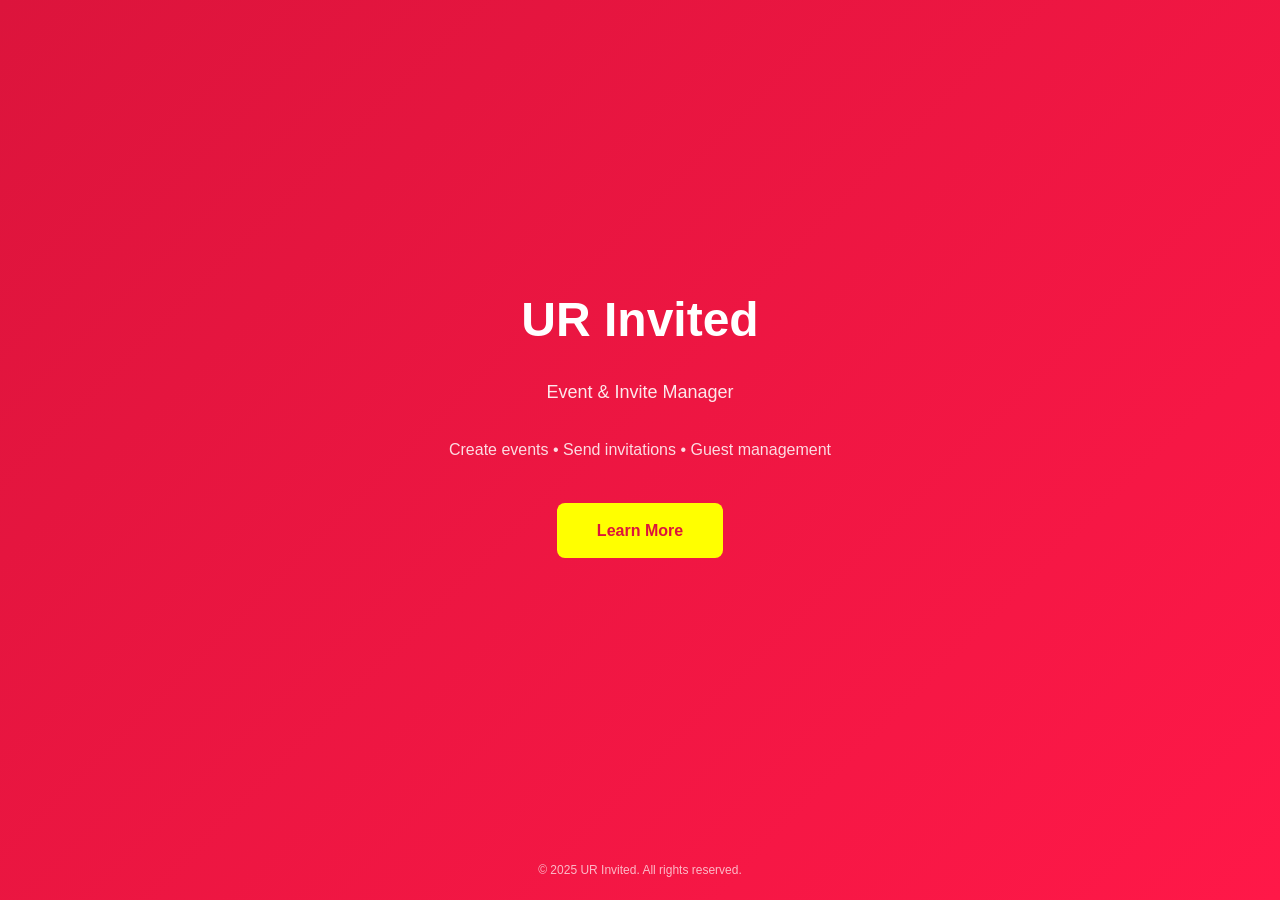
<file: public/landing.html>
<!DOCTYPE html>
<html lang="en">
<head>
  <meta charset="UTF-8">
  <meta name="viewport" content="width=device-width, initial-scale=1.0">
  <title>UR Invited — Event & Invite Manager</title>
  <meta name="description" content="Create events • Send invitations • Guest management">
  <meta property="og:title" content="UR Invited">
  <meta property="og:description" content="Event & Invite Manager">
  <meta property="og:image" content="/og-image.png">
  <meta property="og:type" content="website">
  <meta name="twitter:card" content="summary_large_image">
  <meta name="twitter:title" content="UR Invited">
  <meta name="twitter:description" content="Event & Invite Manager">
  <meta name="twitter:image" content="/og-image.png">
  <link rel="icon" type="image/ico" href="/favicon.ico">
  <link rel="icon" type="image/png" href="/favicon.png">
  <style>
    * { margin: 0; padding: 0; box-sizing: border-box; }
    body {
      font-family: -apple-system, BlinkMacSystemFont, 'Segoe UI', Roboto, Oxygen, Ubuntu, Cantarell, sans-serif;
      background: linear-gradient(135deg, rgb(220, 20, 60) 0%, rgb(255, 24, 72) 100%);
      color: #fff;
      line-height: 1.6;
      min-height: 100vh;
      display: flex;
      flex-direction: column;
      align-items: center;
      justify-content: center;
      padding: 20px;
    }
    header { text-align: center; margin-bottom: 40px; }
    h1 { font-size: 48px; margin: 20px 0; }
    .tagline { font-size: 18px; margin: 20px 0; opacity: 0.9; }
    .description { max-width: 600px; font-size: 16px; margin: 30px 0; opacity: 0.85; }
    .cta { display: flex; gap: 20px; justify-content: center; flex-wrap: wrap; margin: 40px 0; }
    a { padding: 15px 40px; border-radius: 8px; text-decoration: none; font-weight: 600; cursor: pointer; transition: all 0.3s; }
    .btn-primary { background: rgb(255, 255, 0); color: rgb(220, 20, 60); }
    .btn-primary:hover { transform: translateY(-2px); }
    footer { position: fixed; bottom: 20px; font-size: 12px; opacity: 0.7; }
  </style>
</head>
<body>
  <header>
    <h1>UR Invited</h1>
    <p class="tagline">Event & Invite Manager</p>
    <p class="description">Create events • Send invitations • Guest management</p>
    <div class="cta">
      <a href="#" class="btn-primary">Learn More</a>
    </div>
  </header>
  <footer>© 2025 UR Invited. All rights reserved.</footer>
</body>
</html>
</file>
<file: assets/event.css>
/* ==========================================================================
   UR Invited — shared event page stylesheet
   Every colour is driven by a CSS custom property so a whole event can be
   re-themed from its config file. Do not hard-code colours in here.
   --------------------------------------------------------------------------
   Themeable tokens (set by assets/event.js from EVENT.theme):
     --primary / --primary-rgb    headline + accent colour (default gold)
     --primary-light              lighter tint of the primary
     --accent                     gradient partner for the primary
     --dark / --dark-rgb          page background base
     --dark-2                     page background gradient partner
     --cream / --cream-rgb        body text colour
     --font-body --font-heading --font-ui
   ========================================================================== */

* {
    margin: 0;
    padding: 0;
    box-sizing: border-box;
}

:root {
    --primary: #D4AF37;
    --primary-rgb: 212, 175, 55;
    --primary-light: #E8D5A8;
    --accent: #B8860B;
    --dark: #1a1a1a;
    --dark-rgb: 26, 26, 26;
    --dark-2: #2a2a2a;
    --cream: #F5F1E8;
    --cream-rgb: 245, 241, 232;
    --font-body: Arial, Verdana, sans-serif;
    --font-heading: Arial, Verdana, sans-serif;
    --font-ui: 'Poppins', Arial, sans-serif;
}

html {
    scroll-behavior: smooth;
}

body {
    font-family: var(--font-body);
    background: linear-gradient(135deg, var(--dark) 0%, var(--dark-2) 100%);
    color: var(--cream);
    overflow-x: hidden;
    line-height: 1.9;
    font-size: 18px;
}

/* ---------- Confetti ---------- */

@keyframes confetti-fall {
    0%   { transform: translateY(-10px) rotateZ(0deg); opacity: 1; }
    100% { transform: translateY(100vh) rotateZ(720deg); opacity: 0; }
}

.confetti {
    position: fixed;
    width: 8px;
    height: 8px;
    background: var(--primary);
    pointer-events: none;
    z-index: 1;
    animation: confetti-fall linear forwards;
}

.confetti.primary { background: var(--primary); }
.confetti.cream   { background: var(--cream); }
.confetti.dark    { background: var(--dark); }

/* ---------- Header ---------- */

header {
    padding: 1.5rem 2rem;
    display: flex;
    justify-content: space-between;
    align-items: center;
    background: rgba(var(--dark-rgb), 0.8);
    backdrop-filter: blur(10px);
    border-bottom: 2px solid var(--primary);
    position: sticky;
    top: 0;
    z-index: 100;
}

.logo {
    font-family: var(--font-heading);
    font-size: 2rem;
    font-weight: 700;
    color: var(--primary);
    letter-spacing: 0.05em;
    text-transform: uppercase;
    text-decoration: none;
}

nav a {
    color: var(--cream);
    text-decoration: none;
    margin: 0 1.5rem;
    font-family: var(--font-ui);
    font-size: 0.95rem;
    font-weight: 600;
    transition: color 0.3s ease;
    position: relative;
}

nav a::after {
    content: '';
    position: absolute;
    bottom: -5px;
    left: 0;
    width: 0;
    height: 2px;
    background: var(--primary);
    transition: width 0.3s ease;
}

nav a:hover::after { width: 100%; }

/* ---------- Hero ---------- */

.hero {
    min-height: 100vh;
    display: flex;
    flex-direction: column;
    justify-content: center;
    align-items: center;
    text-align: center;
    padding: 2rem;
    position: relative;
    overflow: hidden;
}

.hero::before {
    content: '';
    position: absolute;
    width: 600px;
    height: 600px;
    background: radial-gradient(circle, rgba(var(--primary-rgb), 0.1) 0%, transparent 70%);
    top: -200px;
    right: -200px;
    animation: float 6s ease-in-out infinite;
}

.hero::after {
    content: '';
    position: absolute;
    width: 500px;
    height: 500px;
    background: radial-gradient(circle, rgba(var(--primary-rgb), 0.08) 0%, transparent 70%);
    bottom: -150px;
    left: -150px;
    animation: float 8s ease-in-out infinite reverse;
}

@keyframes float {
    0%, 100% { transform: translateY(0px) translateX(0px); }
    50%      { transform: translateY(20px) translateX(-10px); }
}

.hero-content {
    position: relative;
    z-index: 2;
    animation: slideInDown 1s ease-out;
}

@keyframes slideInDown {
    from { opacity: 0; transform: translateY(-50px); }
    to   { opacity: 1; transform: translateY(0); }
}

.hero-badge {
    display: inline-block;
    font-family: var(--font-ui);
    font-size: 1.2rem;
    font-weight: 700;
    color: var(--dark);
    background: var(--primary);
    padding: 0.8rem 1.5rem;
    border-radius: 50px;
    margin-bottom: 2rem;
    letter-spacing: 0.1em;
    text-transform: uppercase;
    animation: pulse 2s ease-in-out infinite;
}

@keyframes pulse {
    0%, 100% { transform: scale(1); }
    50%      { transform: scale(1.05); }
}

@keyframes flash {
    0%, 100% { opacity: 1; }
    50%      { opacity: 0.4; }
}

@keyframes borderFlash {
    0%, 100% { border-color: var(--primary); box-shadow: 0 0 20px rgba(var(--primary-rgb), 0.6); }
    50%      { border-color: var(--primary-light); box-shadow: 0 0 40px rgba(var(--primary-rgb), 1); }
}

h1 {
    font-family: var(--font-heading);
    font-size: clamp(3rem, 10vw, 5.5rem);
    font-weight: 700;
    color: var(--primary);
    margin: 1rem 0;
    line-height: 1.1;
    text-transform: uppercase;
    letter-spacing: 0.03em;
}

.subtitle {
    font-family: var(--font-heading);
    font-size: 2.5rem;
    color: var(--primary-light);
    margin-bottom: 1rem;
    font-weight: 700;
}

.tagline {
    font-size: 1.8rem;
    color: var(--cream);
    max-width: 700px;
    margin: 2rem auto;
    line-height: 1.9;
    font-weight: 600;
}

/* ---------- Events grid ---------- */

.events {
    padding: 5rem 2rem;
    max-width: 1200px;
    margin: 0 auto;
}

.section-title {
    font-family: var(--font-heading);
    font-size: 3.5rem;
    color: var(--primary);
    text-align: center;
    margin-bottom: 3rem;
    text-transform: uppercase;
    letter-spacing: 0.05em;
    font-weight: 700;
}

.events-grid {
    display: grid;
    grid-template-columns: repeat(auto-fit, minmax(320px, 1fr));
    gap: 2.5rem;
    margin-bottom: 3rem;
}

.event-card-link {
    text-decoration: none;
    color: inherit;
}

.event-card {
    background: linear-gradient(135deg, rgba(var(--primary-rgb), 0.15) 0%, rgba(var(--primary-rgb), 0.1) 100%);
    border: 2px solid var(--primary);
    border-radius: 12px;
    padding: 2.5rem;
    position: relative;
    overflow: hidden;
    transition: all 0.4s ease;
    animation: fadeInUp 0.8s ease-out forwards;
    height: 100%;
}

.event-card-link .event-card { cursor: pointer; }

@keyframes fadeInUp {
    from { opacity: 0; transform: translateY(30px); }
    to   { opacity: 1; transform: translateY(0); }
}

.event-card::before {
    content: '';
    position: absolute;
    inset: 0;
    background: linear-gradient(135deg, var(--primary) 0%, transparent 100%);
    opacity: 0;
    transition: opacity 0.4s ease;
}

.event-card:hover {
    transform: translateY(-10px);
    border-color: var(--primary-light);
    box-shadow: 0 20px 40px rgba(var(--primary-rgb), 0.2);
}

.event-card:hover::before { opacity: 0.05; }

.event-content {
    position: relative;
    z-index: 2;
}

.event-date {
    font-family: var(--font-heading);
    font-size: 2.5rem;
    color: var(--primary);
    font-weight: 700;
    margin-bottom: 0.5rem;
}

.event-time {
    font-family: var(--font-heading);
    font-size: 1.2rem;
    color: var(--primary-light);
    margin-bottom: 1rem;
    font-weight: 600;
}

.event-title {
    font-family: var(--font-heading);
    font-size: 2rem;
    color: var(--cream);
    margin-bottom: 1rem;
    font-weight: 700;
}

.event-location {
    font-family: var(--font-heading);
    font-size: 1.2rem;
    color: var(--cream);
    opacity: 0.9;
}

/* ---------- Venues ---------- */

.venue {
    padding: 5rem 2rem;
    background: linear-gradient(135deg, rgba(var(--primary-rgb), 0.1) 0%, transparent 100%);
    margin: 2rem 0;
}

.venue-divider {
    margin: 4rem 0;
    border: none;
    border-top: 2px solid var(--primary);
    opacity: 0.3;
}

.venue-content {
    max-width: 1000px;
    margin: 0 auto;
    display: grid;
    grid-template-columns: 1fr 1fr;
    gap: 3rem;
    align-items: center;
}

.venue-content.no-map { grid-template-columns: 1fr; }

.venue-info h3 {
    font-family: var(--font-heading);
    font-size: 2.5rem;
    color: var(--primary);
    margin-bottom: 1.5rem;
    font-weight: 700;
}

.venue-info p {
    font-size: 1.3rem;
    margin-bottom: 1.5rem;
    color: var(--cream);
    line-height: 1.9;
}

.venue-details {
    background: rgba(var(--primary-rgb), 0.1);
    border-left: 4px solid var(--primary);
    padding: 2rem;
    border-radius: 8px;
    margin: 1.5rem 0;
}

.venue-details strong {
    color: var(--primary);
    font-family: var(--font-ui);
}

.btn-directions {
    display: inline-block;
    background: linear-gradient(135deg, var(--primary) 0%, var(--accent) 100%);
    color: var(--dark);
    padding: 1rem 2rem;
    border-radius: 50px;
    text-decoration: none;
    font-family: var(--font-ui);
    font-weight: 700;
    transition: all 0.3s ease;
    border: 2px solid var(--primary);
    margin-top: 1rem;
    text-transform: uppercase;
    letter-spacing: 0.05em;
}

.btn-directions:hover {
    transform: translateY(-3px);
    box-shadow: 0 10px 30px rgba(var(--primary-rgb), 0.3);
}

.venue-map {
    aspect-ratio: 1;
    border-radius: 12px;
    overflow: hidden;
    border: 3px solid var(--primary);
    box-shadow: 0 20px 60px rgba(0, 0, 0, 0.4);
}

.venue-map iframe {
    width: 100%;
    height: 100%;
    border: none;
}

/* ---------- Video tribute call-to-action ---------- */

.video-section {
    padding: 4rem 2rem;
    background: linear-gradient(135deg, rgba(var(--primary-rgb), 0.15) 0%, rgba(var(--primary-rgb), 0.1) 100%);
    position: relative;
    overflow: hidden;
}

.video-alert {
    max-width: 900px;
    margin: 0 auto;
    background: linear-gradient(135deg, var(--dark) 0%, var(--dark-2) 100%);
    border: 3px solid var(--primary);
    border-radius: 12px;
    padding: 2.5rem;
    position: relative;
    animation: borderFlash 1.5s ease-in-out infinite;
}

.alert-badge {
    display: inline-block;
    background: var(--primary);
    color: var(--dark);
    padding: 1.2rem 2rem;
    border-radius: 50px;
    font-family: var(--font-heading);
    font-weight: 700;
    font-size: 1.3rem;
    text-transform: uppercase;
    letter-spacing: 0.1em;
    margin-bottom: 1.5rem;
    animation: flash 1.5s ease-in-out infinite;
}

.video-alert h3 {
    font-family: var(--font-heading);
    font-size: 2.5rem;
    color: var(--primary);
    margin-bottom: 1rem;
    font-weight: 700;
}

.deadline {
    font-size: 2.5rem;
    color: var(--primary);
    margin-bottom: 2rem;
    font-weight: 700;
    text-transform: uppercase;
    letter-spacing: 0.05em;
}

.video-alert p {
    font-size: 1.1rem;
    color: var(--cream);
    margin-bottom: 1.5rem;
    line-height: 1.8;
}

.video-alert .video-intro {
    font-size: 1.3rem;
    margin-bottom: 2rem;
    line-height: 1.8;
}

.video-cta {
    margin: 3rem 0;
    text-align: center;
}

.btn-video-create {
    font-size: 1.4rem;
    padding: 2rem 4rem;
    background: linear-gradient(135deg, var(--primary) 0%, var(--accent) 100%);
    color: var(--dark);
    border: none;
    border-radius: 50px;
    font-weight: 700;
    cursor: pointer;
    text-transform: uppercase;
    letter-spacing: 0.1em;
    transition: all 0.3s ease;
    box-shadow: 0 10px 40px rgba(var(--primary-rgb), 0.3);
    display: inline-block;
    font-family: var(--font-heading);
}

.btn-video-create:hover {
    transform: translateY(-3px);
    box-shadow: 0 15px 50px rgba(var(--primary-rgb), 0.45);
}

.video-cta-note {
    font-size: 1rem;
    color: var(--primary-light);
    margin-top: 1rem;
}

.video-instructions {
    background: rgba(var(--primary-rgb), 0.1);
    border-left: 4px solid var(--primary);
    padding: 1.5rem;
    border-radius: 8px;
    margin: 1.5rem 0;
}

.video-instructions ol {
    margin-left: 1.5rem;
    color: var(--cream);
    font-size: 1rem;
}

.video-instructions li {
    margin-bottom: 1rem;
    line-height: 1.6;
}

.video-instructions strong {
    color: var(--primary);
    font-size: 1.1rem;
    display: block;
    margin-bottom: 1rem;
}

/* ---------- Featured video ---------- */

.video-message-section {
    padding: 3rem 2rem;
    background: linear-gradient(135deg, rgba(var(--primary-rgb), 0.2) 0%, transparent 100%);
    text-align: center;
}

.video-container {
    max-width: 800px;
    margin: 0 auto;
}

.video-container video {
    width: 100%;
    max-width: 800px;
    border: 4px solid var(--primary);
    border-radius: 16px;
    box-shadow: 0 20px 60px rgba(0, 0, 0, 0.5);
}

.deadline-alert {
    background: var(--primary);
    color: var(--dark);
    padding: 1.5rem 2rem;
    border-radius: 12px;
    margin-top: 2rem;
    font-weight: 700;
    font-size: 1.5rem;
    text-transform: uppercase;
    letter-spacing: 0.1em;
}

/* ---------- Photo + gallery ---------- */

.photo-gallery {
    padding: 5rem 2rem;
    background: linear-gradient(135deg, rgba(var(--primary-rgb), 0.08) 0%, transparent 100%);
}

.gallery-title {
    font-family: var(--font-heading);
    font-size: 3rem;
    color: var(--primary);
    text-align: center;
    margin-bottom: 3rem;
    text-transform: uppercase;
    letter-spacing: 0.05em;
}

.feature-photo {
    max-width: 600px;
    margin: 0 auto;
    border-radius: 16px;
    overflow: hidden;
    border: 4px solid var(--primary);
    box-shadow: 0 20px 60px rgba(0, 0, 0, 0.4);
}

.feature-photo img {
    width: 100%;
    height: auto;
    display: block;
}

.feature-photo-caption {
    text-align: center;
    margin-top: 1.5rem;
    color: var(--primary-light);
    font-size: 1.2rem;
}

.gallery-grid {
    max-width: 1400px;
    margin: 0 auto;
    display: grid;
    grid-template-columns: repeat(auto-fit, minmax(280px, 1fr));
    gap: 2rem;
}

.gallery-item {
    position: relative;
    overflow: hidden;
    border-radius: 12px;
    aspect-ratio: 4/3;
    border: 3px solid var(--primary);
    box-shadow: 0 10px 40px rgba(0, 0, 0, 0.3);
    transition: all 0.4s ease;
    animation: fadeInUp 0.8s ease-out forwards;
}

.gallery-item img {
    width: 100%;
    height: 100%;
    object-fit: cover;
    transition: transform 0.4s ease;
}

.gallery-item:hover {
    transform: scale(1.02);
    box-shadow: 0 15px 50px rgba(var(--primary-rgb), 0.3);
}

.gallery-item:hover img { transform: scale(1.05); }

/* ---------- Contact ---------- */

.contact { padding: 5rem 2rem; }

.contact-container {
    max-width: 700px;
    margin: 0 auto;
}

.contact h2 {
    font-family: var(--font-heading);
    font-size: 3.2rem;
    color: var(--primary);
    text-align: center;
    margin-bottom: 1rem;
    font-weight: 700;
}

.contact-intro {
    text-align: center;
    font-size: 1.3rem;
    color: var(--cream);
    margin-bottom: 3rem;
    font-weight: 500;
}

.form-group { margin-bottom: 1.5rem; }

label {
    display: block;
    font-family: var(--font-heading);
    font-weight: 700;
    color: var(--primary);
    margin-bottom: 0.5rem;
    font-size: 1.2rem;
}

input, textarea {
    width: 100%;
    padding: 1rem;
    font-family: var(--font-body);
    background: rgba(var(--cream-rgb), 0.05);
    border: 2px solid var(--primary);
    color: var(--cream);
    border-radius: 8px;
    font-size: 1.2rem;
    transition: all 0.3s ease;
}

input::placeholder, textarea::placeholder {
    color: rgba(var(--cream-rgb), 0.5);
}

input:focus, textarea:focus {
    outline: none;
    background: rgba(var(--cream-rgb), 0.1);
    border-color: var(--primary-light);
    box-shadow: 0 0 20px rgba(var(--primary-rgb), 0.2);
}

textarea {
    resize: vertical;
    min-height: 120px;
}

.phone-info {
    background: rgba(var(--primary-rgb), 0.1);
    border: 2px solid var(--primary);
    padding: 2rem;
    border-radius: 8px;
    text-align: center;
    margin: 2rem 0;
}

.phone-info p {
    margin: 1rem 0;
    font-size: 1.1rem;
}

.phone-label {
    color: var(--primary);
    font-family: var(--font-heading);
    font-weight: 700;
    font-size: 1.1rem;
}

.phone-number {
    color: var(--cream);
    font-size: 1.6rem;
    font-weight: 700;
    text-decoration: none;
}

.submit-btn {
    width: 100%;
    padding: 1.2rem;
    background: linear-gradient(135deg, var(--primary) 0%, var(--accent) 100%);
    color: var(--dark);
    border: none;
    border-radius: 8px;
    font-family: var(--font-heading);
    font-weight: 700;
    font-size: 1.3rem;
    cursor: pointer;
    transition: all 0.3s ease;
    text-transform: uppercase;
    letter-spacing: 0.05em;
}

.submit-btn:hover {
    transform: translateY(-3px);
    box-shadow: 0 10px 30px rgba(var(--primary-rgb), 0.3);
}

.submit-btn:active { transform: translateY(-1px); }

/* ---------- Footer ---------- */

footer {
    background: rgba(var(--dark-rgb), 0.9);
    border-top: 2px solid var(--primary);
    padding: 3rem 2rem;
    text-align: center;
    color: var(--cream);
}

.footer-content h3 {
    font-family: var(--font-heading);
    color: var(--primary);
    margin-bottom: 1rem;
    font-size: 2rem;
    font-weight: 700;
}

.footer-content p {
    margin: 0.5rem 0;
    font-size: 1.2rem;
}

.footer-tagline {
    margin-top: 2rem;
    color: var(--primary);
    font-size: 1.6rem;
    font-weight: 700;
}

/* ---------- Modal ---------- */

.video-modal {
    display: none;
    position: fixed;
    z-index: 1000;
    left: 0;
    top: 0;
    width: 100%;
    height: 100%;
    background-color: rgba(0, 0, 0, 0.8);
    animation: fadeIn 0.3s ease;
}

.video-modal.active {
    display: flex;
    align-items: center;
    justify-content: center;
}

@keyframes fadeIn {
    from { opacity: 0; }
    to   { opacity: 1; }
}

.modal-content {
    background-color: var(--dark);
    border: 3px solid var(--primary);
    border-radius: 12px;
    position: relative;
    width: 95%;
    max-width: 1000px;
    height: 90vh;
    overflow: hidden;
    box-shadow: 0 0 50px rgba(var(--primary-rgb), 0.5);
}

.modal-close {
    position: absolute;
    top: 20px;
    right: 20px;
    font-size: 2rem;
    color: var(--primary);
    background: none;
    border: none;
    cursor: pointer;
    z-index: 1001;
    transition: all 0.3s ease;
}

.modal-close:hover {
    transform: scale(1.2);
    color: var(--primary-light);
}

.modal-iframe {
    width: 100%;
    height: 100%;
    border: none;
}

/* ---------- Responsive ---------- */

@media (max-width: 768px) {
    header {
        flex-direction: column;
        gap: 1.5rem;
    }

    nav {
        display: flex;
        gap: 1rem;
        justify-content: center;
        flex-wrap: wrap;
    }

    nav a { margin: 0 0.8rem; }

    .venue-content { grid-template-columns: 1fr; }

    .venue-map { aspect-ratio: 1.5; }

    h1 { font-size: 2.5rem; }

    .subtitle { font-size: 1.6rem; }

    .tagline { font-size: 1.3rem; }

    .section-title { font-size: 2rem; }

    .event-date { font-size: 1.6rem; }

    .btn-video-create {
        font-size: 1.1rem;
        padding: 1.5rem 2rem;
    }

    .deadline { font-size: 1.6rem; }
}

@media (prefers-reduced-motion: reduce) {
    *, *::before, *::after {
        animation-duration: 0.001ms !important;
        animation-iteration-count: 1 !important;
        transition-duration: 0.001ms !important;
    }
    .confetti { display: none; }
}
</file>
